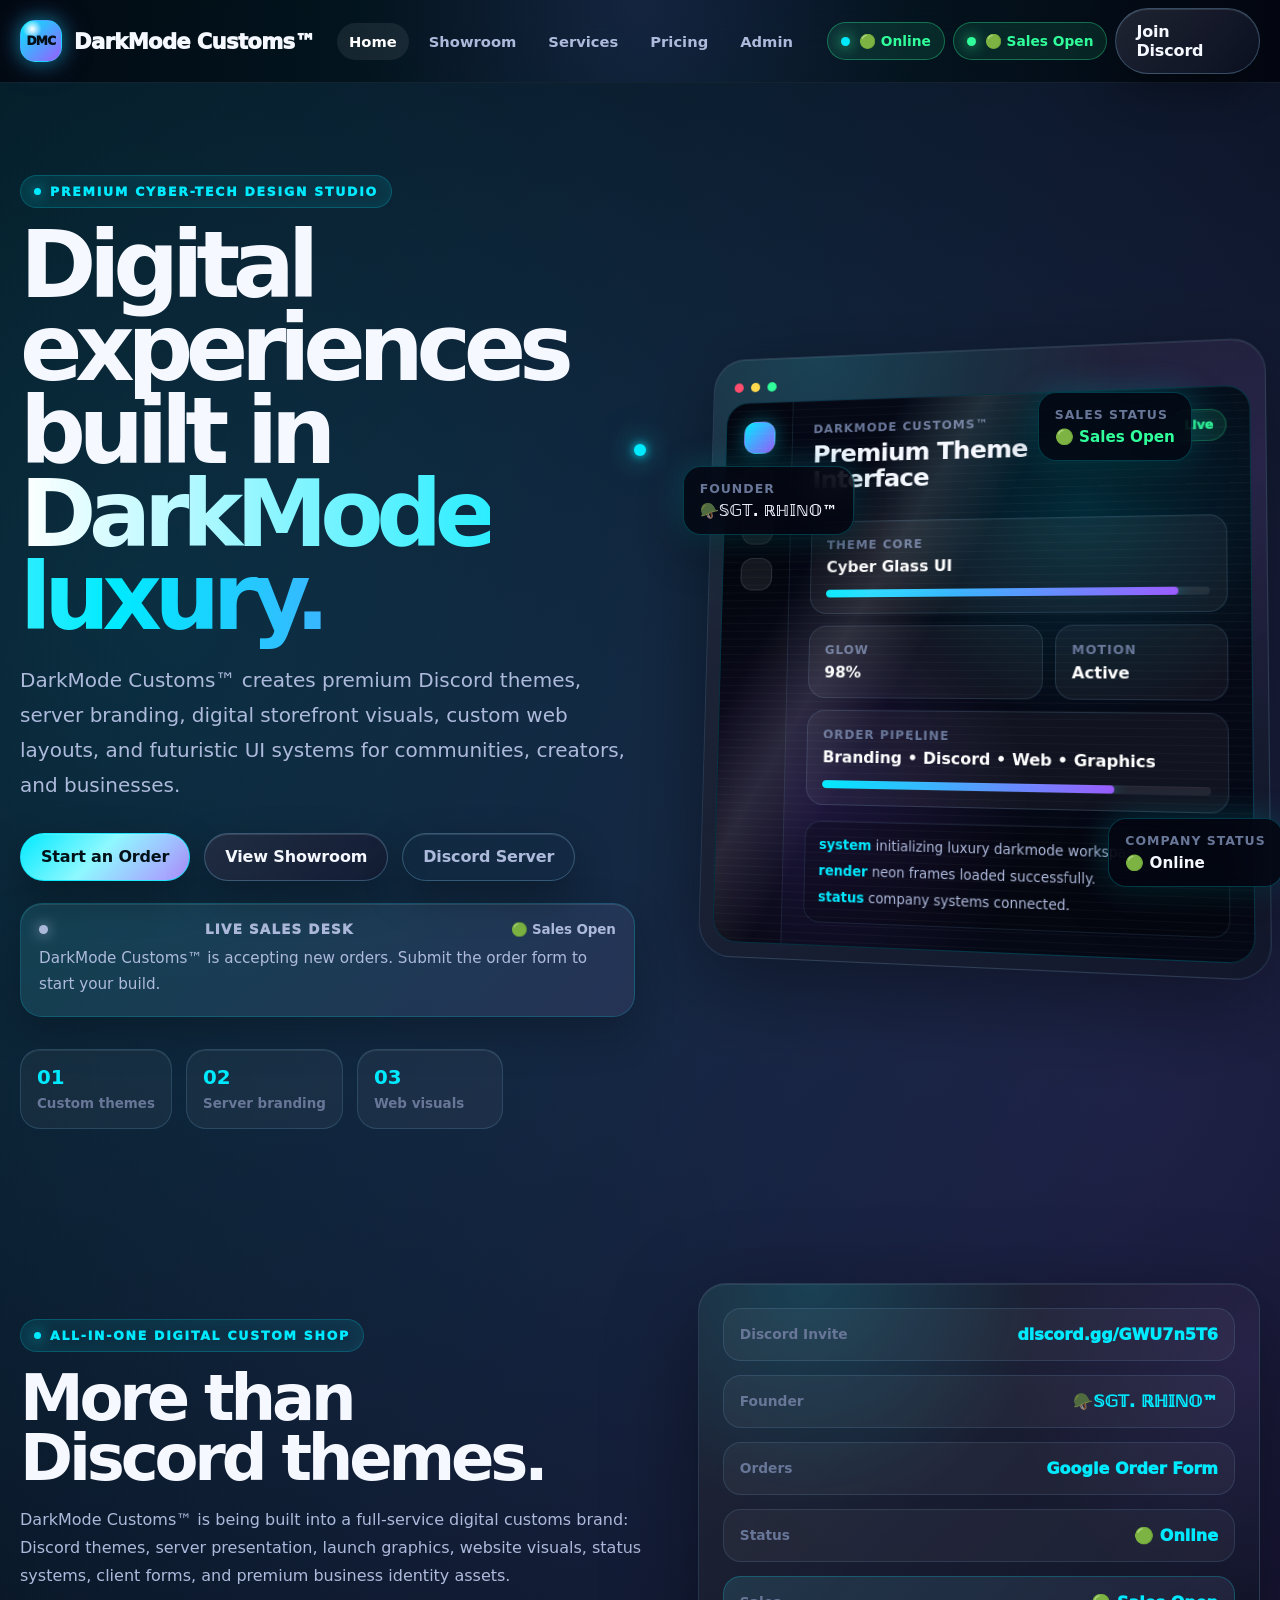
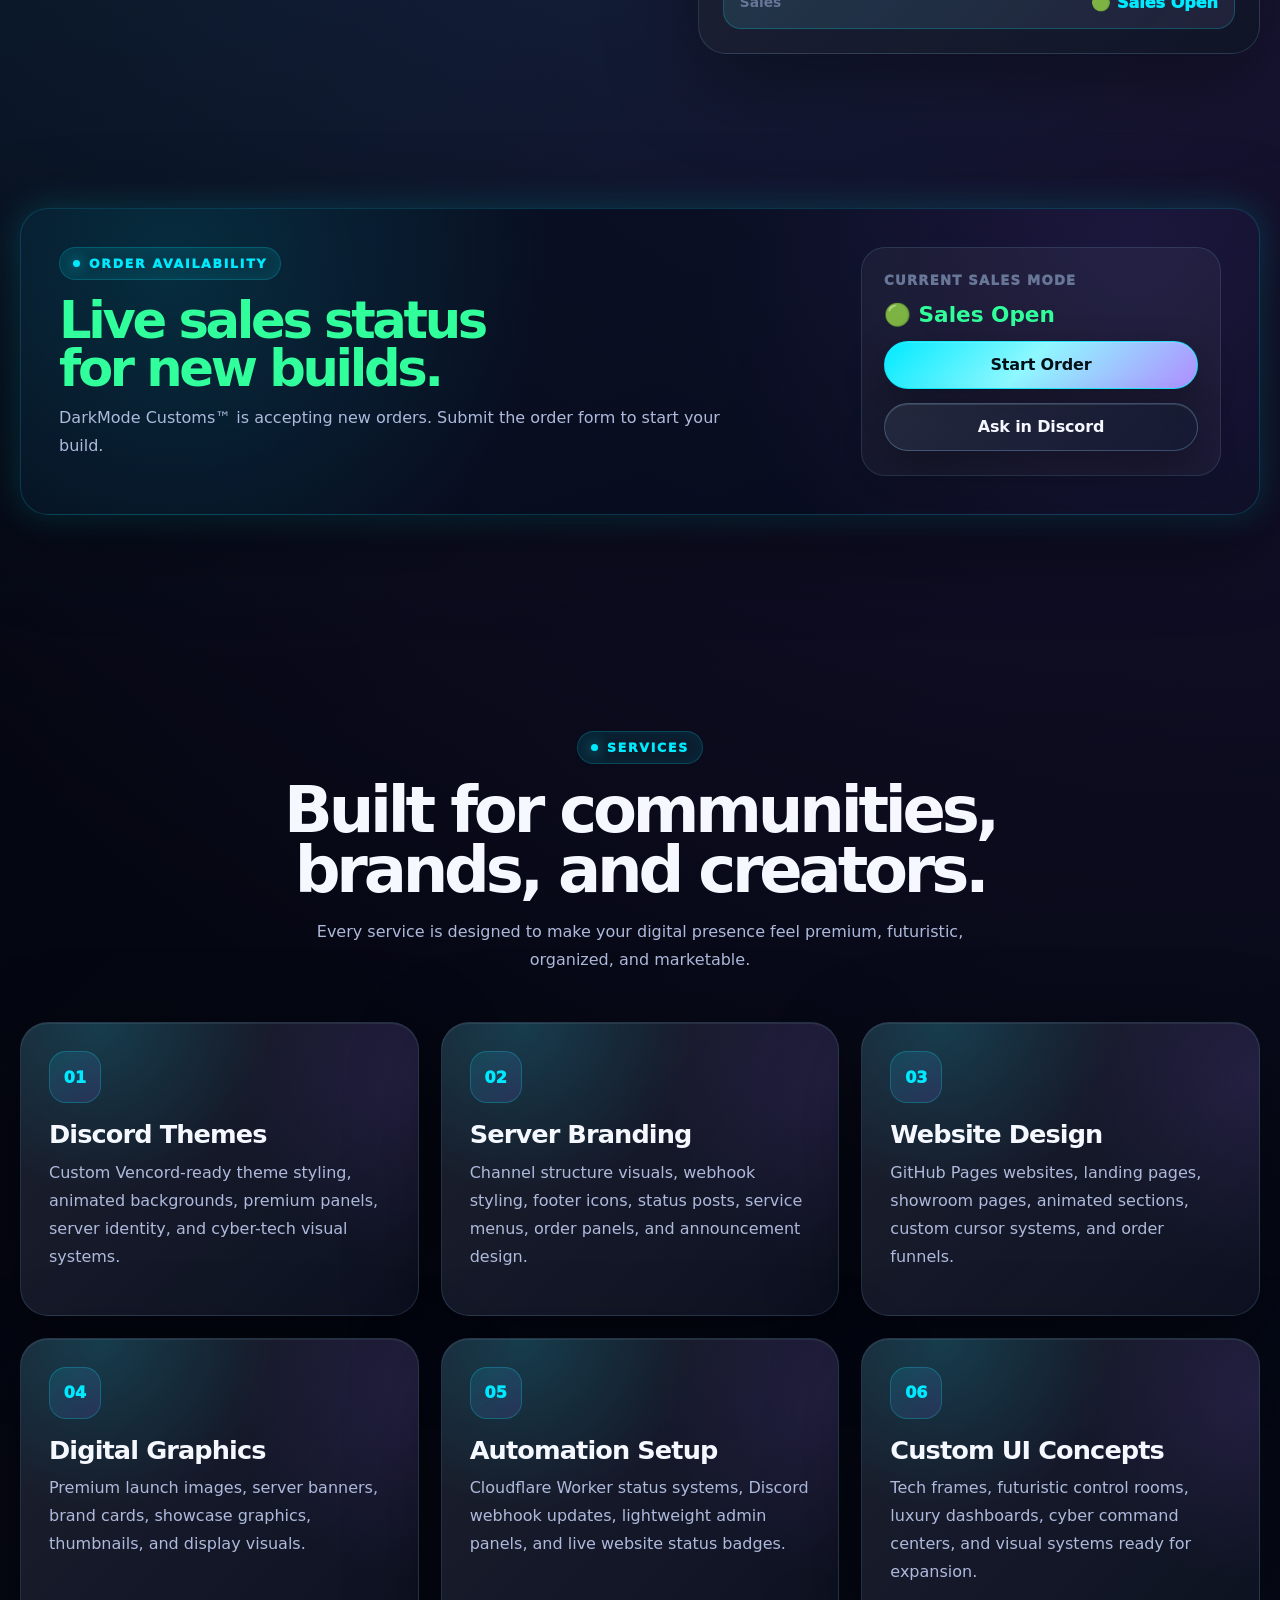
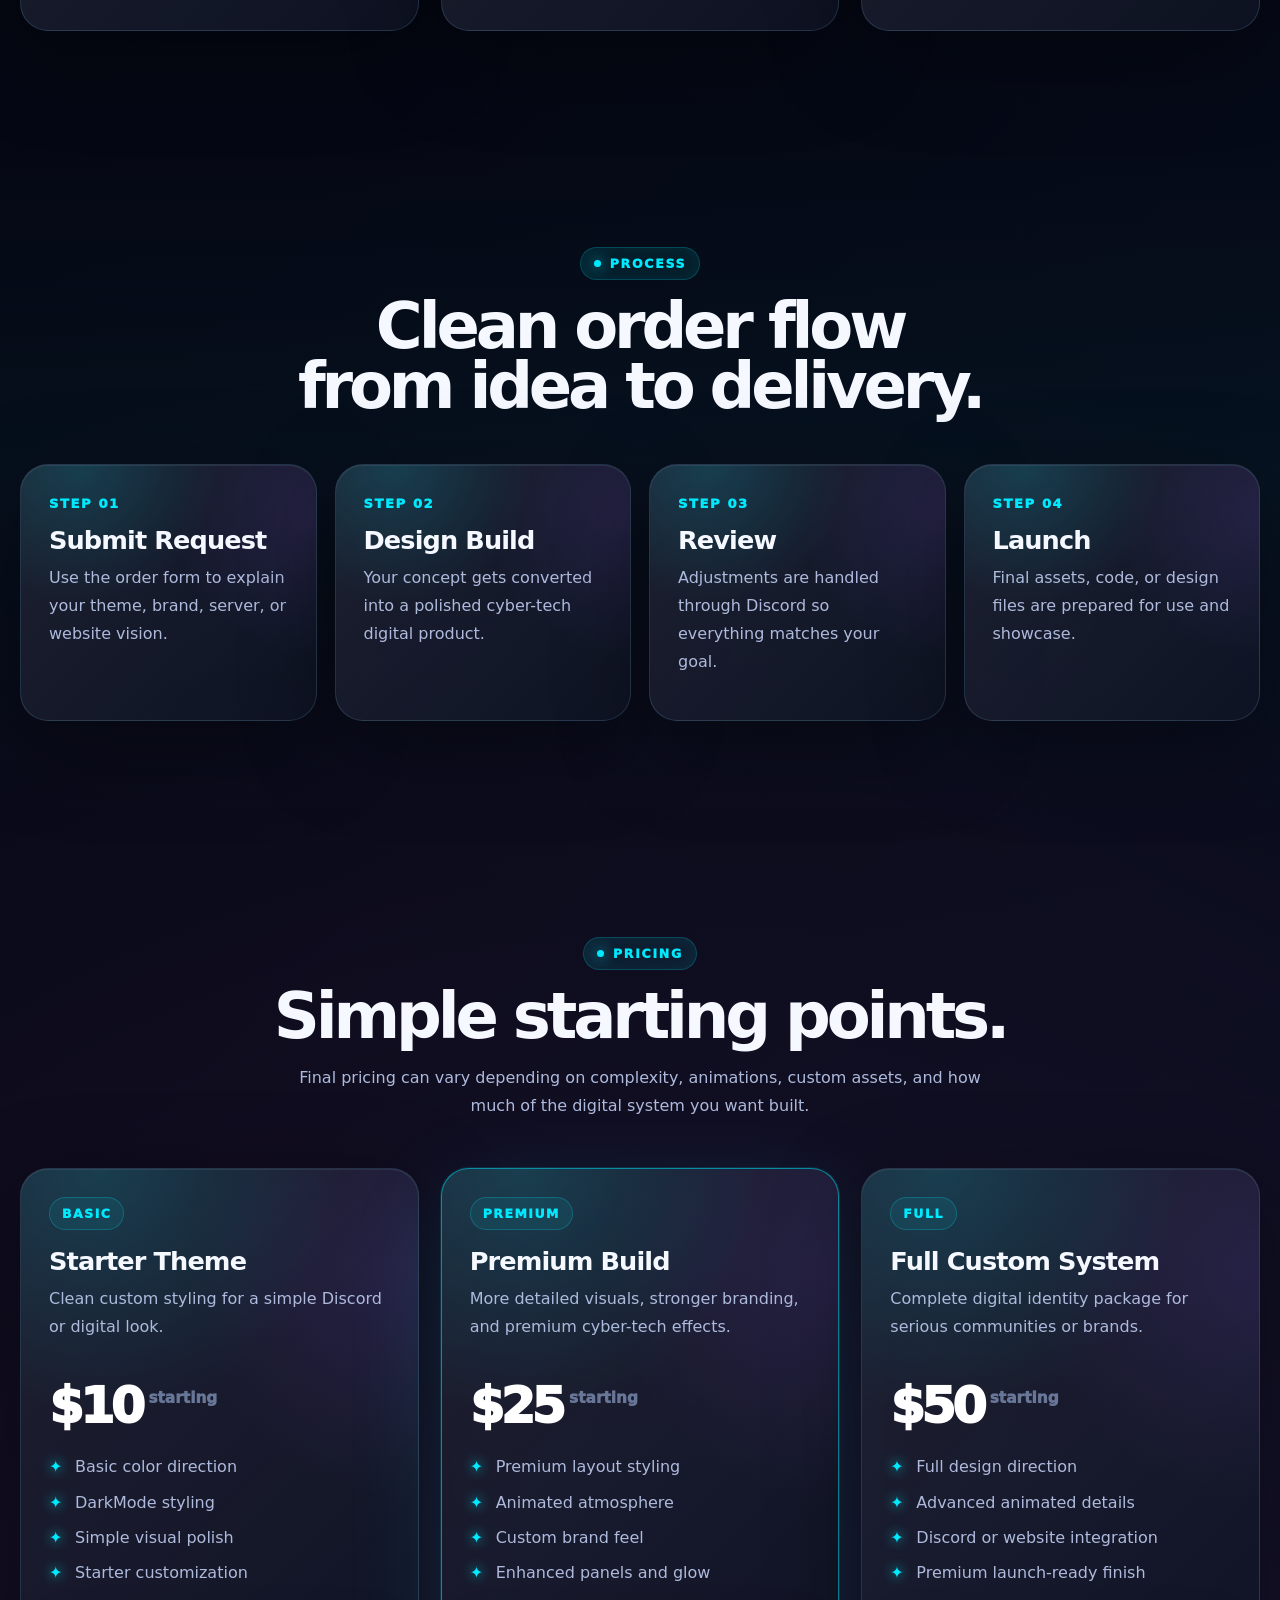
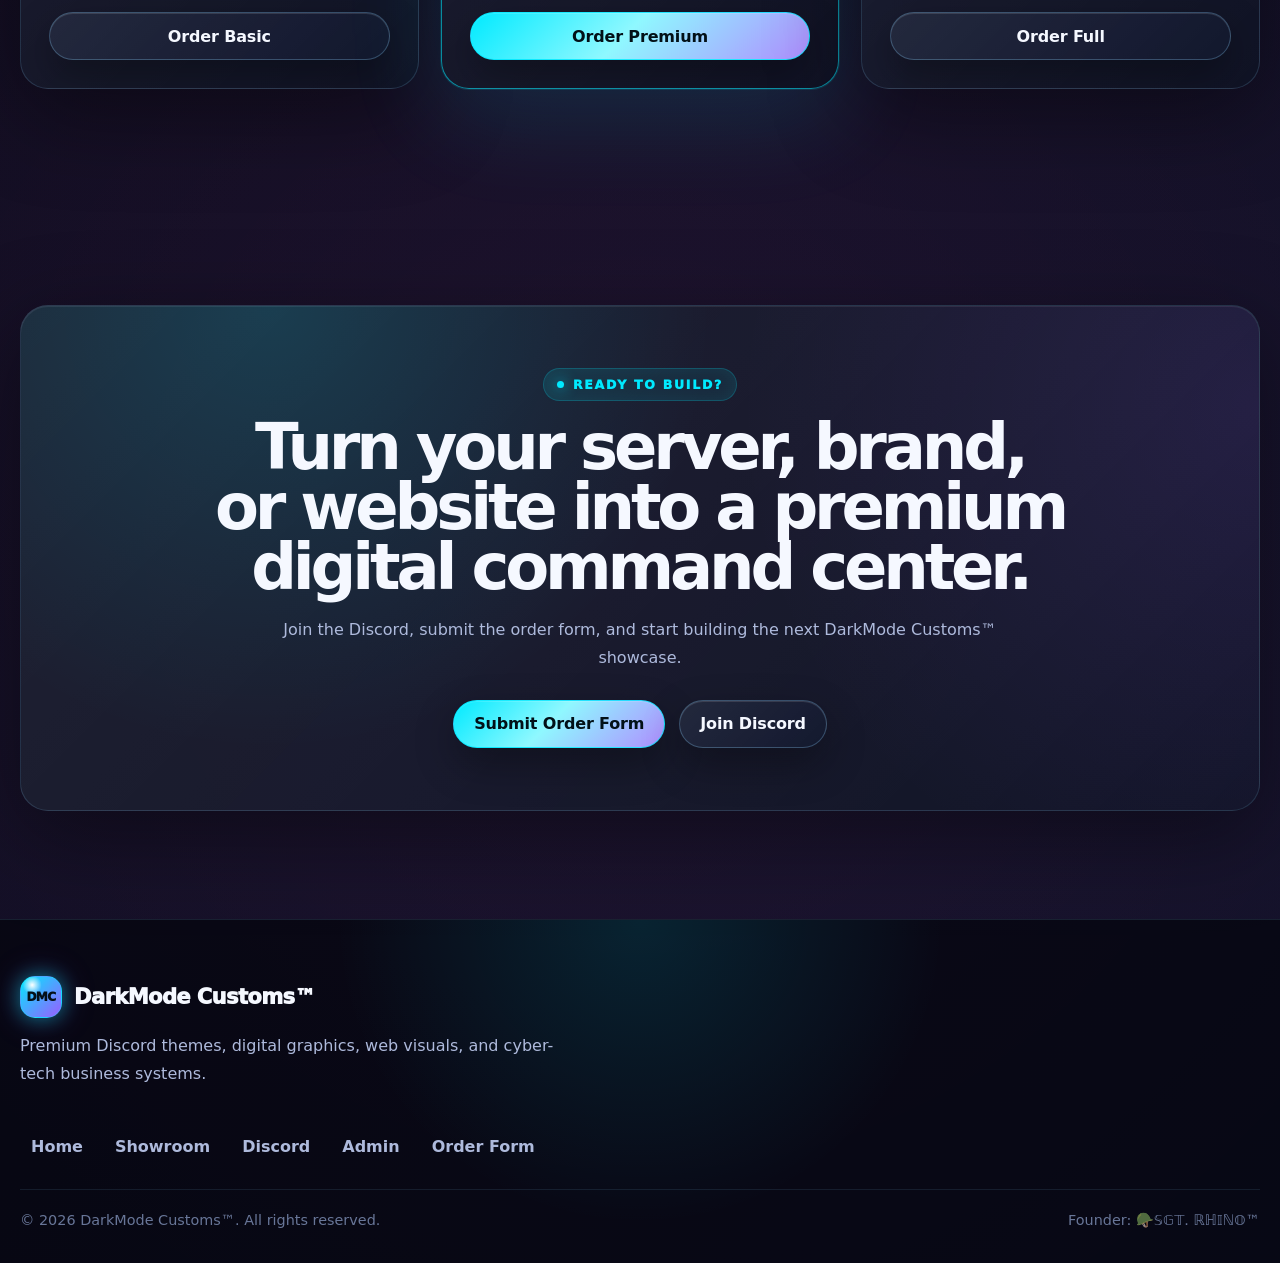
<file: index.html>
<!DOCTYPE html>
<html lang="en">
<head>
  <meta charset="UTF-8" />
  <meta name="viewport" content="width=device-width, initial-scale=1.0" />

  <title>DarkMode Customs™ | Premium Discord & Digital Design</title>
  <meta
    name="description"
    content="DarkMode Customs™ builds premium Discord themes, server branding, web visuals, and cyber-tech digital experiences."
  />

  <link rel="stylesheet" href="style.css" />
</head>

<body data-page="home">
  <div id="scrollProgress" class="scroll-progress"></div>
  <div id="cursorDot" class="cursor-dot"></div>

  <header class="site-header">
    <nav class="navbar">
      <div class="nav-inner">
        <a class="brand" href="index.html" aria-label="DarkMode Customs home">
          <span class="brand-mark">DMC</span>
          <span class="brand-text">DarkMode Customs™</span>
        </a>

        <button class="mobile-toggle" type="button" aria-label="Open navigation menu">
          <span></span>
          <span></span>
          <span></span>
        </button>

        <div class="desktop-nav">
          <a class="active" href="index.html">Home</a>
          <a href="showroom.html">Showroom</a>
          <a href="#services">Services</a>
          <a href="#pricing">Pricing</a>
          <a href="admin.html" target="_blank" rel="noopener" data-admin-window>Admin</a>
        </div>

        <div class="nav-right">
          <div id="globalStatus" class="status-pill" data-status="loading">
            <span class="status-light"></span>
            <span class="status-text">Checking Status</span>
          </div>

          <div id="globalSalesStatus" class="sales-pill" data-sales-status="loading">
            <span class="sales-light"></span>
            <span class="sales-text">Checking Sales</span>
          </div>

          <a class="nav-cta" href="https://discord.gg/GWU7n5T6" target="_blank" rel="noopener">
            Join Discord
          </a>
        </div>
      </div>

      <div class="mobile-menu">
        <a class="active" href="index.html">Home</a>
        <a href="showroom.html">Showroom</a>
        <a href="#services">Services</a>
        <a href="#pricing">Pricing</a>
        <a href="admin.html" target="_blank" rel="noopener" data-admin-window>Admin</a>
        <a href="https://discord.gg/GWU7n5T6" target="_blank" rel="noopener">Join Discord</a>
        <a href="https://docs.google.com/forms/d/e/1FAIpQLSe7OIuzuclQ9Q_zHsZw9GgKKNs7Zb8ArCqbbpkb4_dei38T-A/viewform" target="_blank" rel="noopener">Order Now</a>
      </div>
    </nav>
  </header>

  <main>
    <section class="hero home-hero">
      <div class="ambient ambient-one"></div>
      <div class="ambient ambient-two"></div>
      <div class="ambient ambient-three"></div>

      <div class="container hero-grid">
        <div class="hero-copy reveal">
          <div class="eyebrow">Premium Cyber-Tech Design Studio</div>

          <h1>
            Digital experiences built in
            <span>DarkMode luxury.</span>
          </h1>

          <p class="hero-lead">
            DarkMode Customs™ creates premium Discord themes, server branding,
            digital storefront visuals, custom web layouts, and futuristic UI systems
            for communities, creators, and businesses.
          </p>

          <div class="hero-actions">
            <a class="btn btn-primary" data-order-link href="https://docs.google.com/forms/d/e/1FAIpQLSe7OIuzuclQ9Q_zHsZw9GgKKNs7Zb8ArCqbbpkb4_dei38T-A/viewform" target="_blank" rel="noopener">
              Start an Order
            </a>
            <a class="btn btn-secondary" href="showroom.html">
              View Showroom
            </a>
            <a class="btn btn-ghost" href="https://discord.gg/GWU7n5T6" target="_blank" rel="noopener">
              Discord Server
            </a>
          </div>

          <div class="sales-banner" data-sales-status-display data-sales-status="loading">
            <div class="sales-banner-top">
              <span class="sales-pulse"></span>
              <span>Live Sales Desk</span>
              <strong id="homeSalesStatusText">Checking...</strong>
            </div>
            <p id="homeSalesMessage">Checking current order availability...</p>
          </div>

          <div class="hero-stats">
            <div class="stat">
              <strong>01</strong>
              <span>Custom themes</span>
            </div>
            <div class="stat">
              <strong>02</strong>
              <span>Server branding</span>
            </div>
            <div class="stat">
              <strong>03</strong>
              <span>Web visuals</span>
            </div>
          </div>
        </div>

        <div class="hero-visual reveal">
          <div class="orbital-ring"></div>

          <div class="monitor-frame">
            <div class="monitor-topbar">
              <span></span>
              <span></span>
              <span></span>
            </div>

            <div class="command-screen">
              <div class="command-sidebar">
                <div class="server-dot active"></div>
                <div class="server-dot"></div>
                <div class="server-dot"></div>
                <div class="server-dot"></div>
              </div>

              <div class="command-main">
                <div class="command-header">
                  <div>
                    <small>DarkMode Customs™</small>
                    <h3>Premium Theme Interface</h3>
                  </div>
                  <div class="mini-status online">Live</div>
                </div>

                <div class="hud-grid">
                  <div class="hud-card wide">
                    <span>Theme Core</span>
                    <strong>Cyber Glass UI</strong>
                    <div class="meter"><i style="width: 92%"></i></div>
                  </div>

                  <div class="hud-card">
                    <span>Glow</span>
                    <strong>98%</strong>
                  </div>

                  <div class="hud-card">
                    <span>Motion</span>
                    <strong>Active</strong>
                  </div>

                  <div class="hud-card wide">
                    <span>Order Pipeline</span>
                    <strong>Branding • Discord • Web • Graphics</strong>
                    <div class="meter"><i style="width: 76%"></i></div>
                  </div>
                </div>

                <div class="terminal-lines">
                  <p><b>system</b> initializing luxury darkmode workspace...</p>
                  <p><b>render</b> neon frames loaded successfully.</p>
                  <p><b>status</b> company systems connected.</p>
                </div>
              </div>
            </div>
          </div>

          <div class="floating-card card-one">
            <span>Founder</span>
            <strong>🪖𝕊𝔾𝕋. ℝℍ𝕀ℕ𝕆™</strong>
          </div>

          <div class="floating-card card-two">
            <span>Company Status</span>
            <strong id="heroStatusText">Checking...</strong>
          </div>

          <div class="floating-card card-three sales-card" data-sales-status-display data-sales-status="loading">
            <span>Sales Status</span>
            <strong id="heroSalesStatusText">Checking...</strong>
          </div>
        </div>
      </div>
    </section>

    <section class="section split-section">
      <div class="container split-grid">
        <div class="split-copy reveal">
          <div class="eyebrow">All-In-One Digital Custom Shop</div>
          <h2>More than Discord themes.</h2>
          <p>
            DarkMode Customs™ is being built into a full-service digital customs brand:
            Discord themes, server presentation, launch graphics, website visuals,
            status systems, client forms, and premium business identity assets.
          </p>
        </div>

        <div class="split-panel reveal">
          <div class="panel-line">
            <span>Discord Invite</span>
            <a href="https://discord.gg/GWU7n5T6" target="_blank" rel="noopener">discord.gg/GWU7n5T6</a>
          </div>
          <div class="panel-line">
            <span>Founder</span>
            <strong>🪖𝕊𝔾𝕋. ℝℍ𝕀ℕ𝕆™</strong>
          </div>
          <div class="panel-line">
            <span>Orders</span>
            <a href="https://docs.google.com/forms/d/e/1FAIpQLSe7OIuzuclQ9Q_zHsZw9GgKKNs7Zb8ArCqbbpkb4_dei38T-A/viewform" target="_blank" rel="noopener">Google Order Form</a>
          </div>
          <div class="panel-line">
            <span>Status</span>
            <strong id="panelStatusText">Checking...</strong>
          </div>
          <div class="panel-line sales-panel-line" data-sales-status-display data-sales-status="loading">
            <span>Sales</span>
            <strong id="panelSalesStatusText">Checking...</strong>
          </div>
        </div>
      </div>
    </section>

    <section id="sales" class="section sales-section">
      <div class="container">
        <div class="sales-desk reveal" data-sales-status-display data-sales-status="loading">
          <div class="sales-desk-copy">
            <div class="eyebrow">Order Availability</div>
            <h2>Live sales status for new builds.</h2>
            <p id="salesDeskMessage">Checking current order availability...</p>
          </div>

          <div class="sales-desk-panel">
            <span>Current Sales Mode</span>
            <strong id="salesDeskStatusText">Checking...</strong>
            <a class="btn btn-primary" data-order-link href="https://docs.google.com/forms/d/e/1FAIpQLSe7OIuzuclQ9Q_zHsZw9GgKKNs7Zb8ArCqbbpkb4_dei38T-A/viewform" target="_blank" rel="noopener">
              Start Order
            </a>
            <a class="btn btn-secondary" href="https://discord.gg/GWU7n5T6" target="_blank" rel="noopener">
              Ask in Discord
            </a>
          </div>
        </div>
      </div>
    </section>

    <section id="services" class="section">
      <div class="container">
        <div class="section-header reveal">
          <div class="eyebrow">Services</div>
          <h2>Built for communities, brands, and creators.</h2>
          <p>
            Every service is designed to make your digital presence feel premium,
            futuristic, organized, and marketable.
          </p>
        </div>

        <div class="services-grid">
          <article class="service-card reveal">
            <div class="service-icon">01</div>
            <h3>Discord Themes</h3>
            <p>
              Custom Vencord-ready theme styling, animated backgrounds,
              premium panels, server identity, and cyber-tech visual systems.
            </p>
          </article>

          <article class="service-card reveal">
            <div class="service-icon">02</div>
            <h3>Server Branding</h3>
            <p>
              Channel structure visuals, webhook styling, footer icons,
              status posts, service menus, order panels, and announcement design.
            </p>
          </article>

          <article class="service-card reveal">
            <div class="service-icon">03</div>
            <h3>Website Design</h3>
            <p>
              GitHub Pages websites, landing pages, showroom pages,
              animated sections, custom cursor systems, and order funnels.
            </p>
          </article>

          <article class="service-card reveal">
            <div class="service-icon">04</div>
            <h3>Digital Graphics</h3>
            <p>
              Premium launch images, server banners, brand cards,
              showcase graphics, thumbnails, and display visuals.
            </p>
          </article>

          <article class="service-card reveal">
            <div class="service-icon">05</div>
            <h3>Automation Setup</h3>
            <p>
              Cloudflare Worker status systems, Discord webhook updates,
              lightweight admin panels, and live website status badges.
            </p>
          </article>

          <article class="service-card reveal">
            <div class="service-icon">06</div>
            <h3>Custom UI Concepts</h3>
            <p>
              Tech frames, futuristic control rooms, luxury dashboards,
              cyber command centers, and visual systems ready for expansion.
            </p>
          </article>
        </div>
      </div>
    </section>

    <section class="section process-section">
      <div class="container">
        <div class="section-header reveal">
          <div class="eyebrow">Process</div>
          <h2>Clean order flow from idea to delivery.</h2>
        </div>

        <div class="process-grid">
          <div class="process-step reveal">
            <span>Step 01</span>
            <h3>Submit Request</h3>
            <p>Use the order form to explain your theme, brand, server, or website vision.</p>
          </div>

          <div class="process-step reveal">
            <span>Step 02</span>
            <h3>Design Build</h3>
            <p>Your concept gets converted into a polished cyber-tech digital product.</p>
          </div>

          <div class="process-step reveal">
            <span>Step 03</span>
            <h3>Review</h3>
            <p>Adjustments are handled through Discord so everything matches your goal.</p>
          </div>

          <div class="process-step reveal">
            <span>Step 04</span>
            <h3>Launch</h3>
            <p>Final assets, code, or design files are prepared for use and showcase.</p>
          </div>
        </div>
      </div>
    </section>

    <section id="pricing" class="section">
      <div class="container">
        <div class="section-header reveal">
          <div class="eyebrow">Pricing</div>
          <h2>Simple starting points.</h2>
          <p>
            Final pricing can vary depending on complexity, animations, custom assets,
            and how much of the digital system you want built.
          </p>
        </div>

        <div class="pricing-grid">
          <article class="price-card reveal">
            <div class="price-badge">Basic</div>
            <h3>Starter Theme</h3>
            <p>Clean custom styling for a simple Discord or digital look.</p>

            <div class="price">$10<span> starting</span></div>

            <ul>
              <li>Basic color direction</li>
              <li>DarkMode styling</li>
              <li>Simple visual polish</li>
              <li>Starter customization</li>
            </ul>

            <a class="btn btn-secondary" data-order-link href="https://docs.google.com/forms/d/e/1FAIpQLSe7OIuzuclQ9Q_zHsZw9GgKKNs7Zb8ArCqbbpkb4_dei38T-A/viewform" target="_blank" rel="noopener">
              Order Basic
            </a>
          </article>

          <article class="price-card featured reveal">
            <div class="price-badge">Premium</div>
            <h3>Premium Build</h3>
            <p>More detailed visuals, stronger branding, and premium cyber-tech effects.</p>

            <div class="price">$25<span> starting</span></div>

            <ul>
              <li>Premium layout styling</li>
              <li>Animated atmosphere</li>
              <li>Custom brand feel</li>
              <li>Enhanced panels and glow</li>
            </ul>

            <a class="btn btn-primary" data-order-link href="https://docs.google.com/forms/d/e/1FAIpQLSe7OIuzuclQ9Q_zHsZw9GgKKNs7Zb8ArCqbbpkb4_dei38T-A/viewform" target="_blank" rel="noopener">
              Order Premium
            </a>
          </article>

          <article class="price-card reveal">
            <div class="price-badge">Full</div>
            <h3>Full Custom System</h3>
            <p>Complete digital identity package for serious communities or brands.</p>

            <div class="price">$50<span> starting</span></div>

            <ul>
              <li>Full design direction</li>
              <li>Advanced animated details</li>
              <li>Discord or website integration</li>
              <li>Premium launch-ready finish</li>
            </ul>

            <a class="btn btn-secondary" data-order-link href="https://docs.google.com/forms/d/e/1FAIpQLSe7OIuzuclQ9Q_zHsZw9GgKKNs7Zb8ArCqbbpkb4_dei38T-A/viewform" target="_blank" rel="noopener">
              Order Full
            </a>
          </article>
        </div>
      </div>
    </section>

    <section class="section cta-section">
      <div class="container">
        <div class="cta-panel reveal">
          <div class="eyebrow">Ready to Build?</div>
          <h2>Turn your server, brand, or website into a premium digital command center.</h2>
          <p>
            Join the Discord, submit the order form, and start building the next
            DarkMode Customs™ showcase.
          </p>

          <div class="hero-actions center">
            <a class="btn btn-primary" data-order-link href="https://docs.google.com/forms/d/e/1FAIpQLSe7OIuzuclQ9Q_zHsZw9GgKKNs7Zb8ArCqbbpkb4_dei38T-A/viewform" target="_blank" rel="noopener">
              Submit Order Form
            </a>
            <a class="btn btn-secondary" href="https://discord.gg/GWU7n5T6" target="_blank" rel="noopener">
              Join Discord
            </a>
          </div>
        </div>
      </div>
    </section>
  </main>

  <footer class="footer">
    <div class="container footer-inner">
      <div>
        <a class="brand footer-brand" href="index.html">
          <span class="brand-mark">DMC</span>
          <span class="brand-text">DarkMode Customs™</span>
        </a>
        <p>
          Premium Discord themes, digital graphics, web visuals, and cyber-tech
          business systems.
        </p>
      </div>

      <div class="footer-links">
        <a href="index.html">Home</a>
        <a href="showroom.html">Showroom</a>
        <a href="https://discord.gg/GWU7n5T6" target="_blank" rel="noopener">Discord</a>
        <a href="admin.html" target="_blank" rel="noopener" data-admin-window>Admin</a>
        <a href="https://docs.google.com/forms/d/e/1FAIpQLSe7OIuzuclQ9Q_zHsZw9GgKKNs7Zb8ArCqbbpkb4_dei38T-A/viewform" target="_blank" rel="noopener">Order Form</a>
      </div>

      <div class="footer-bottom">
        <span>© <span id="year"></span> DarkMode Customs™. All rights reserved.</span>
        <span>Founder: 🪖𝕊𝔾𝕋. ℝℍ𝕀ℕ𝕆™</span>
      </div>
    </div>
  </footer>

  <script src="script.js"></script>
</body>
</html>
</file>
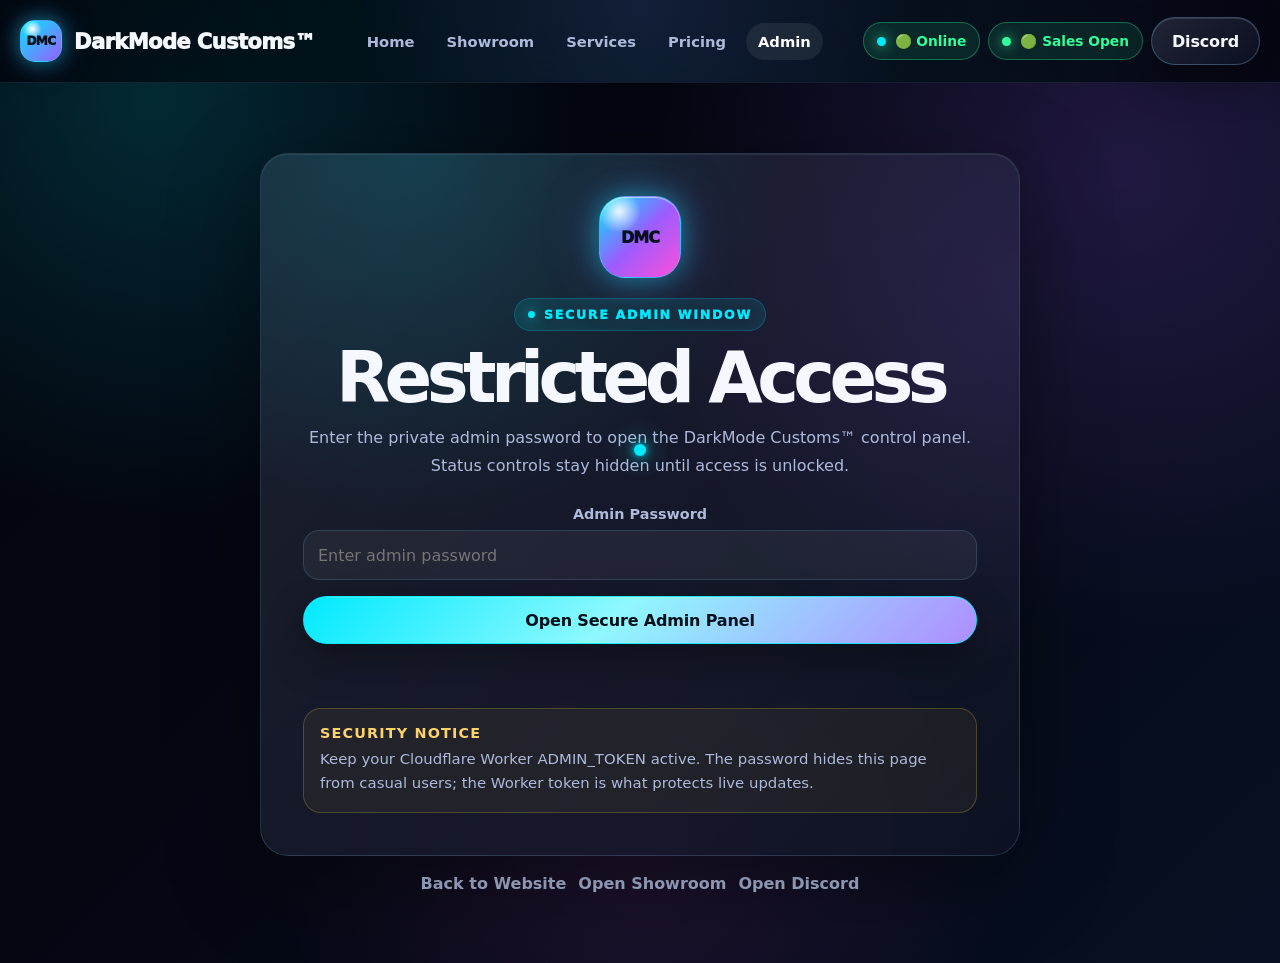
<file: admin.html>
<!DOCTYPE html>
<html lang="en">
<head>
  <meta charset="UTF-8" />
  <meta name="viewport" content="width=device-width, initial-scale=1.0" />

  <title>Secure Admin Access | DarkMode Customs™</title>
  <meta
    name="description"
    content="Secure DarkMode Customs™ admin access portal."
  />

  <link rel="stylesheet" href="style.css" />
</head>

<body data-page="admin">
  <div id="scrollProgress" class="scroll-progress"></div>
  <div id="cursorDot" class="cursor-dot"></div>

  <header class="site-header">
    <nav class="navbar">
      <div class="nav-inner">
        <a class="brand" href="index.html" aria-label="DarkMode Customs home">
          <span class="brand-mark">DMC</span>
          <span class="brand-text">DarkMode Customs™</span>
        </a>

        <button class="mobile-toggle" type="button" aria-label="Open navigation menu">
          <span></span>
          <span></span>
          <span></span>
        </button>

        <div class="desktop-nav">
          <a href="index.html">Home</a>
          <a href="showroom.html">Showroom</a>
          <a href="index.html#services">Services</a>
          <a href="index.html#pricing">Pricing</a>
          <a class="active" href="admin.html">Admin</a>
        </div>

        <div class="nav-right">
          <div id="globalStatus" class="status-pill" data-status="loading">
            <span class="status-light"></span>
            <span class="status-text">Checking Status</span>
          </div>

          <div id="globalSalesStatus" class="sales-pill" data-sales-status="loading">
            <span class="sales-light"></span>
            <span class="sales-text">Checking Sales</span>
          </div>

          <a class="nav-cta" href="https://discord.gg/GWU7n5T6" target="_blank" rel="noopener">
            Discord
          </a>
        </div>
      </div>

      <div class="mobile-menu">
        <a href="index.html">Home</a>
        <a href="showroom.html">Showroom</a>
        <a href="index.html#services">Services</a>
        <a href="index.html#pricing">Pricing</a>
        <a class="active" href="admin.html">Admin</a>
        <a href="https://discord.gg/GWU7n5T6" target="_blank" rel="noopener">Join Discord</a>
      </div>
    </nav>
  </header>

  <main class="admin-main">
    <section class="admin-section">
      <div class="ambient ambient-one"></div>
      <div class="ambient ambient-two"></div>

      <div id="adminGate" class="admin-shell reveal">
        <div class="admin-card admin-lock-card">
          <div class="admin-lock-mark">DMC</div>
          <div class="admin-header center-text">
            <div class="eyebrow">Secure Admin Window</div>
            <h1>Restricted Access</h1>
            <p>
              Enter the private admin password to open the DarkMode Customs™ control panel.
              Status controls stay hidden until access is unlocked.
            </p>
          </div>

          <form id="adminGateForm" class="admin-lock-form" autocomplete="off">
            <div class="field">
              <label for="adminGatePassword">Admin Password</label>
              <input
                id="adminGatePassword"
                name="adminGatePassword"
                type="password"
                placeholder="Enter admin password"
                autocomplete="off"
                required
              />
            </div>

            <button class="btn btn-primary full" type="submit">
              Open Secure Admin Panel
            </button>

            <div id="adminGateMessage" class="admin-message admin-lock-message" role="status"></div>
          </form>

          <div class="security-note">
            <strong>Security Notice</strong>
            <span>
              Keep your Cloudflare Worker ADMIN_TOKEN active. The password hides this page from casual users;
              the Worker token is what protects live updates.
            </span>
          </div>
        </div>

        <div class="admin-links">
          <a href="index.html">Back to Website</a>
          <a href="showroom.html">Open Showroom</a>
          <a href="https://discord.gg/GWU7n5T6" target="_blank" rel="noopener">Open Discord</a>
        </div>
      </div>

      <div id="adminSecureMount" class="admin-secure-mount" hidden></div>
    </section>
  </main>

  <script src="script.js"></script>
</body>
</html>
</file>
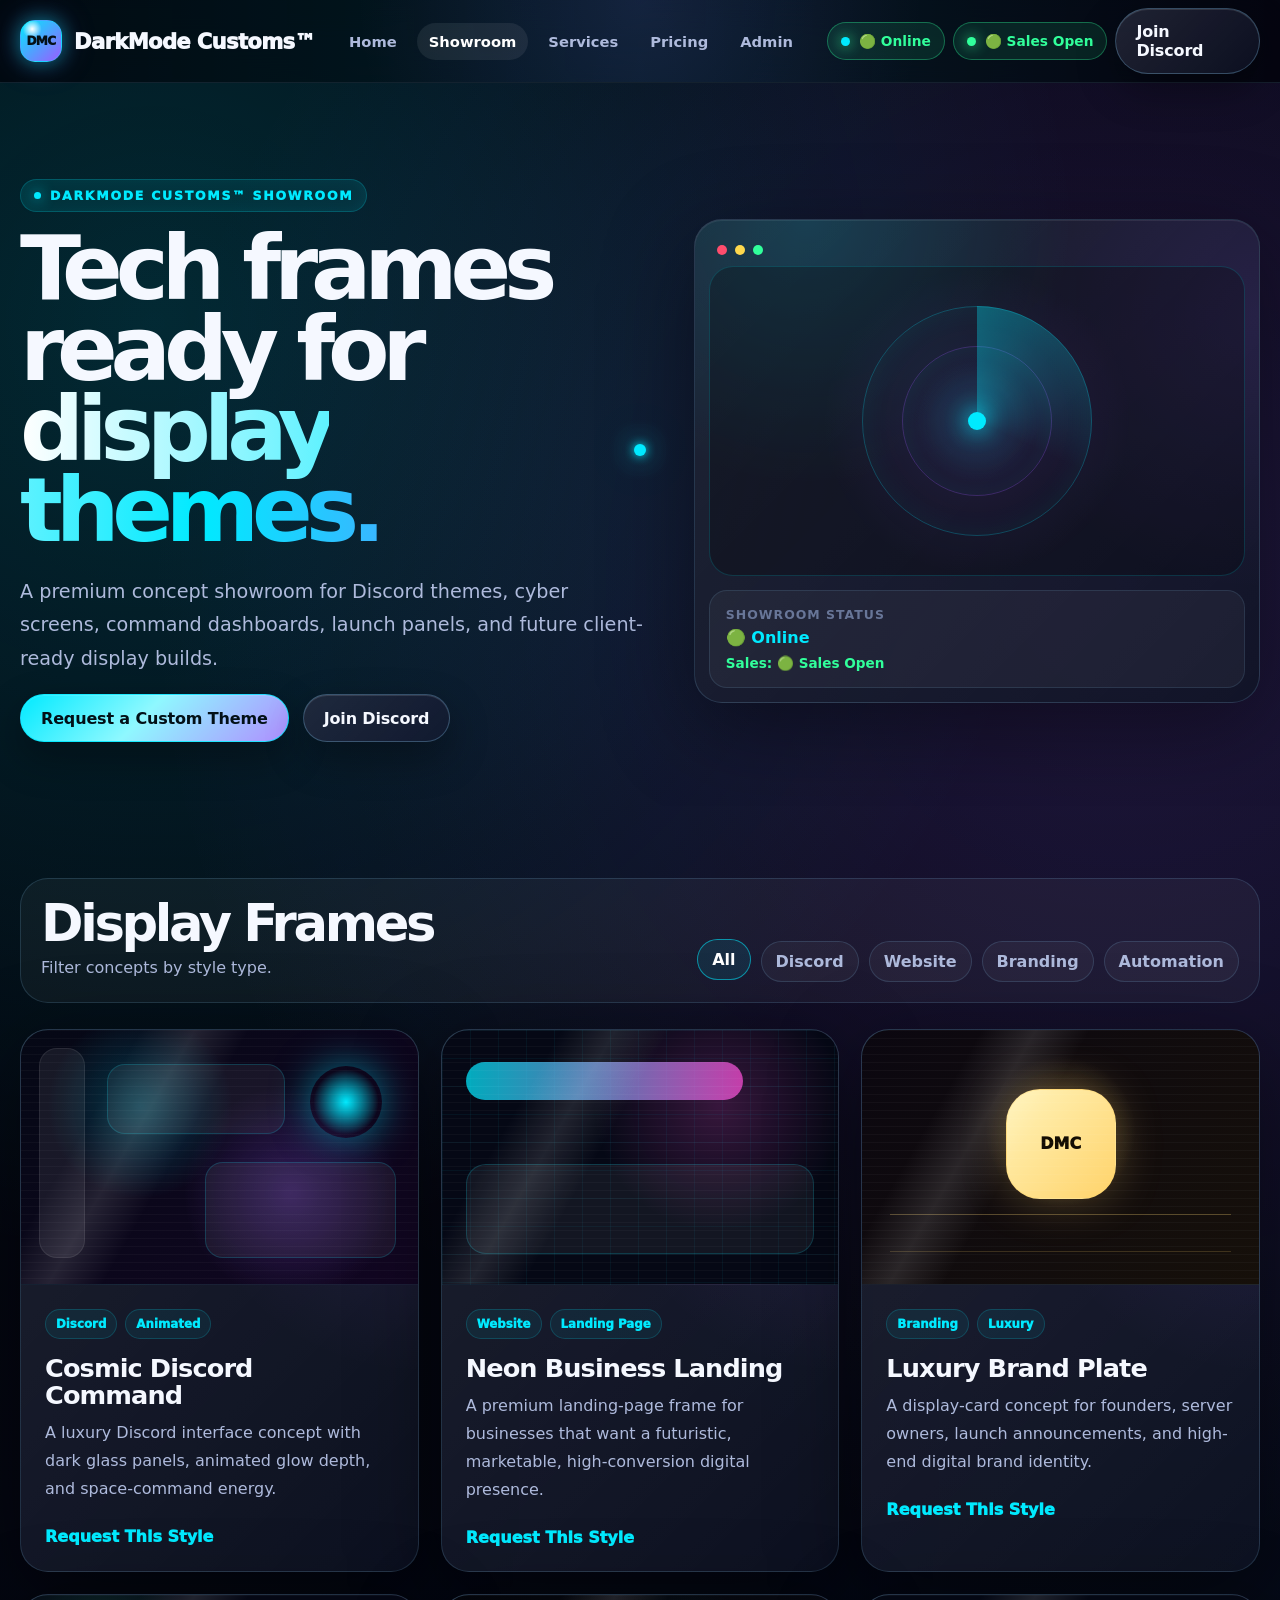
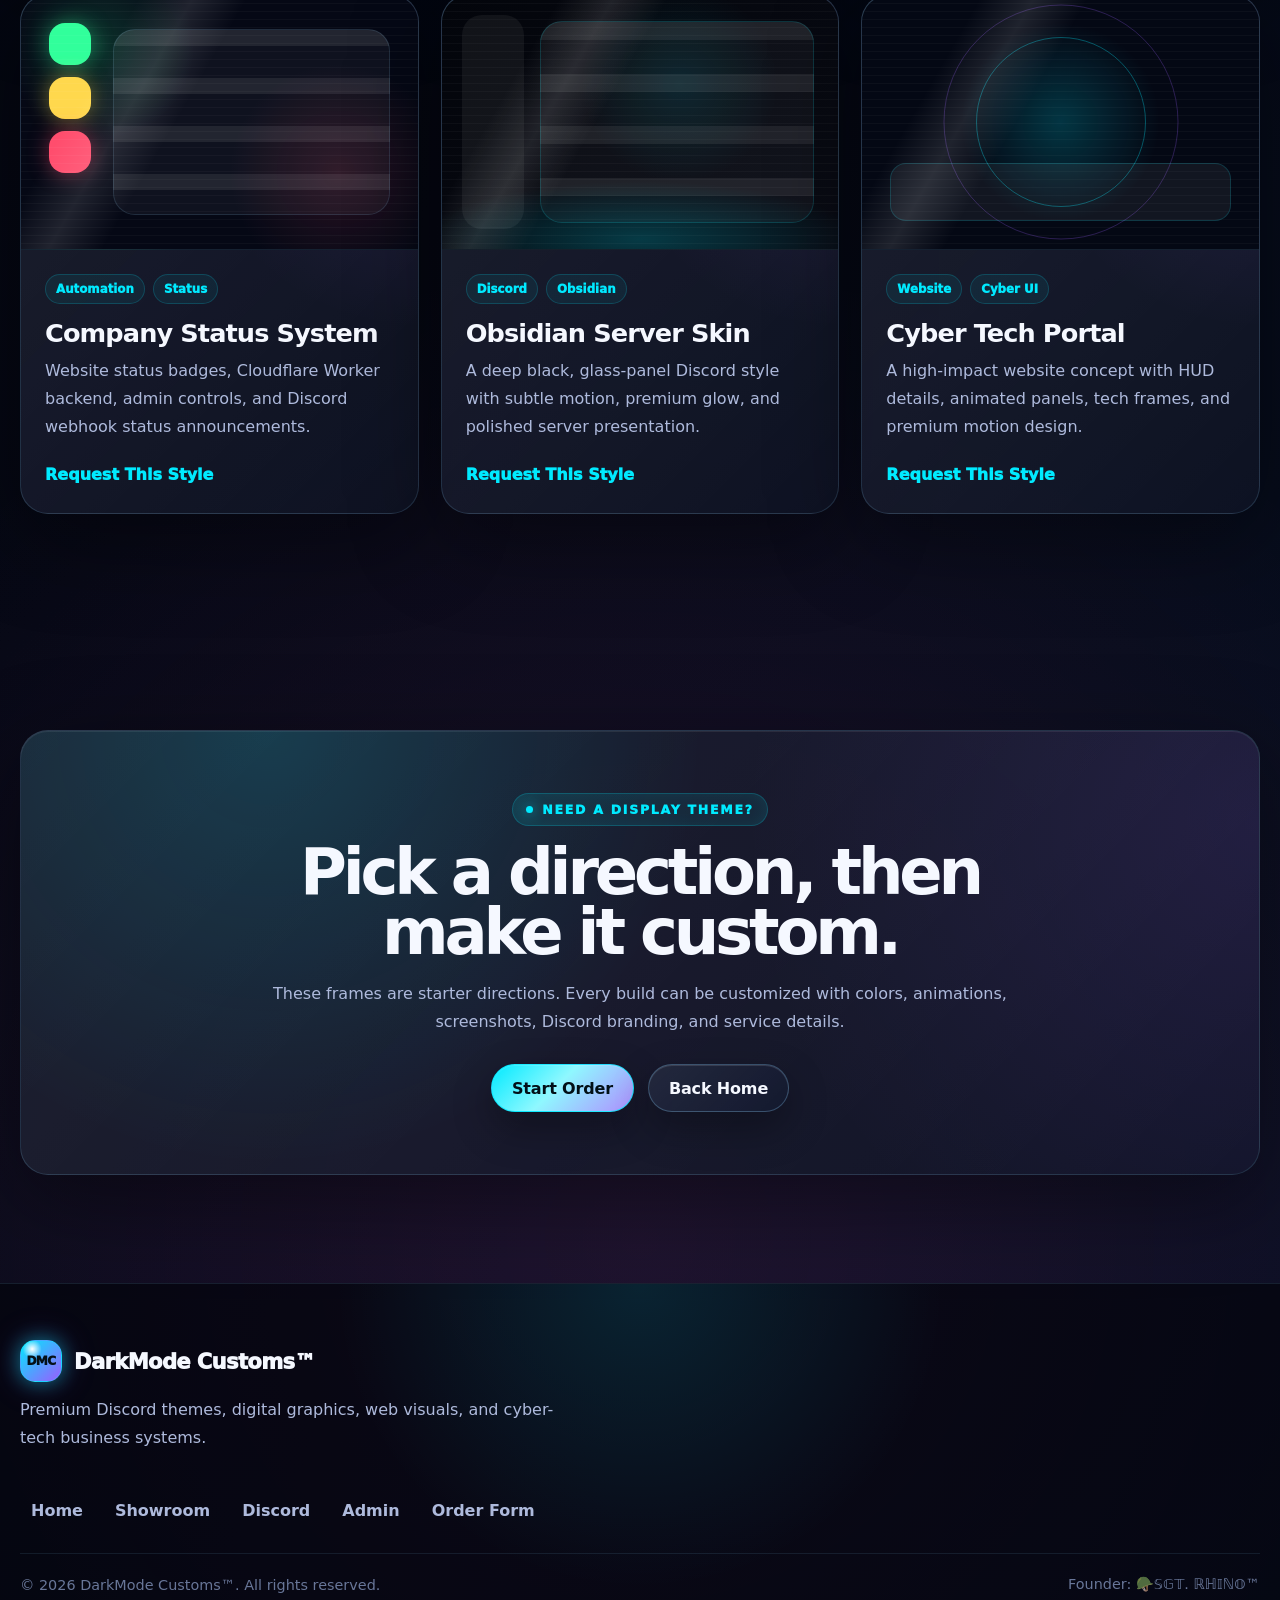
<file: showroom.html>
<!DOCTYPE html>
<html lang="en">
<head>
  <meta charset="UTF-8" />
  <meta name="viewport" content="width=device-width, initial-scale=1.0" />

  <title>Showroom | DarkMode Customs™</title>
  <meta
    name="description"
    content="Explore premium tech frames and display concepts from DarkMode Customs™."
  />

  <link rel="stylesheet" href="style.css" />
</head>

<body data-page="showroom">
  <div id="scrollProgress" class="scroll-progress"></div>
  <div id="cursorDot" class="cursor-dot"></div>

  <header class="site-header">
    <nav class="navbar">
      <div class="nav-inner">
        <a class="brand" href="index.html" aria-label="DarkMode Customs home">
          <span class="brand-mark">DMC</span>
          <span class="brand-text">DarkMode Customs™</span>
        </a>

        <button class="mobile-toggle" type="button" aria-label="Open navigation menu">
          <span></span>
          <span></span>
          <span></span>
        </button>

        <div class="desktop-nav">
          <a href="index.html">Home</a>
          <a class="active" href="showroom.html">Showroom</a>
          <a href="index.html#services">Services</a>
          <a href="index.html#pricing">Pricing</a>
          <a href="admin.html" target="_blank" rel="noopener" data-admin-window>Admin</a>
        </div>

        <div class="nav-right">
          <div id="globalStatus" class="status-pill" data-status="loading">
            <span class="status-light"></span>
            <span class="status-text">Checking Status</span>
          </div>

          <div id="globalSalesStatus" class="sales-pill" data-sales-status="loading">
            <span class="sales-light"></span>
            <span class="sales-text">Checking Sales</span>
          </div>

          <a class="nav-cta" href="https://discord.gg/GWU7n5T6" target="_blank" rel="noopener">
            Join Discord
          </a>
        </div>
      </div>

      <div class="mobile-menu">
        <a href="index.html">Home</a>
        <a class="active" href="showroom.html">Showroom</a>
        <a href="index.html#services">Services</a>
        <a href="index.html#pricing">Pricing</a>
        <a href="admin.html" target="_blank" rel="noopener" data-admin-window>Admin</a>
        <a href="https://discord.gg/GWU7n5T6" target="_blank" rel="noopener">Join Discord</a>
        <a href="https://docs.google.com/forms/d/e/1FAIpQLSe7OIuzuclQ9Q_zHsZw9GgKKNs7Zb8ArCqbbpkb4_dei38T-A/viewform" target="_blank" rel="noopener">Order Now</a>
      </div>
    </nav>
  </header>

  <main>
    <section class="showroom-hero">
      <div class="ambient ambient-one"></div>
      <div class="ambient ambient-two"></div>

      <div class="container showroom-hero-grid">
        <div class="showroom-hero-copy reveal">
          <div class="eyebrow">DarkMode Customs™ Showroom</div>
          <h1>
            Tech frames ready for
            <span>display themes.</span>
          </h1>
          <p>
            A premium concept showroom for Discord themes, cyber screens,
            command dashboards, launch panels, and future client-ready display builds.
          </p>

          <div class="hero-actions">
            <a class="btn btn-primary" data-order-link href="https://docs.google.com/forms/d/e/1FAIpQLSe7OIuzuclQ9Q_zHsZw9GgKKNs7Zb8ArCqbbpkb4_dei38T-A/viewform" target="_blank" rel="noopener">
              Request a Custom Theme
            </a>
            <a class="btn btn-secondary" href="https://discord.gg/GWU7n5T6" target="_blank" rel="noopener">
              Join Discord
            </a>
          </div>
        </div>

        <div class="showroom-command reveal">
          <div class="command-top">
            <span></span>
            <span></span>
            <span></span>
          </div>

          <div class="showroom-radar">
            <div class="radar-ring"></div>
            <div class="radar-ring second"></div>
            <div class="radar-sweep"></div>
            <div class="radar-core"></div>
          </div>

          <div class="showroom-command-text">
            <small>Showroom Status</small>
            <strong id="showroomStatusText">Checking...</strong>
            <span class="showroom-sales-line" data-sales-status-display data-sales-status="loading">
              Sales: <b id="showroomSalesStatusText">Checking...</b>
            </span>
          </div>
        </div>
      </div>
    </section>

    <section class="section showroom-section">
      <div class="container">
        <div class="showroom-toolbar reveal">
          <div>
            <h2>Display Frames</h2>
            <p>Filter concepts by style type.</p>
          </div>

          <div class="showroom-filters">
            <button class="filter-btn active" type="button" data-filter="all">All</button>
            <button class="filter-btn" type="button" data-filter="discord">Discord</button>
            <button class="filter-btn" type="button" data-filter="website">Website</button>
            <button class="filter-btn" type="button" data-filter="branding">Branding</button>
            <button class="filter-btn" type="button" data-filter="automation">Automation</button>
          </div>
        </div>

        <div class="showroom-grid">
          <article class="showroom-card reveal" data-category="discord">
            <div class="preview-screen cosmic">
              <div class="screen-bars"></div>
              <div class="screen-panel left"></div>
              <div class="screen-panel right"></div>
              <div class="screen-orb"></div>
            </div>
            <div class="showroom-content">
              <div class="tag-row">
                <span>Discord</span>
                <span>Animated</span>
              </div>
              <h3>Cosmic Discord Command</h3>
              <p>
                A luxury Discord interface concept with dark glass panels,
                animated glow depth, and space-command energy.
              </p>
              <a data-order-link href="https://docs.google.com/forms/d/e/1FAIpQLSe7OIuzuclQ9Q_zHsZw9GgKKNs7Zb8ArCqbbpkb4_dei38T-A/viewform" target="_blank" rel="noopener">
                Request This Style
              </a>
            </div>
          </article>

          <article class="showroom-card reveal" data-category="website">
            <div class="preview-screen neon">
              <div class="screen-grid"></div>
              <div class="screen-title"></div>
              <div class="screen-cards"></div>
            </div>
            <div class="showroom-content">
              <div class="tag-row">
                <span>Website</span>
                <span>Landing Page</span>
              </div>
              <h3>Neon Business Landing</h3>
              <p>
                A premium landing-page frame for businesses that want a
                futuristic, marketable, high-conversion digital presence.
              </p>
              <a data-order-link href="https://docs.google.com/forms/d/e/1FAIpQLSe7OIuzuclQ9Q_zHsZw9GgKKNs7Zb8ArCqbbpkb4_dei38T-A/viewform" target="_blank" rel="noopener">
                Request This Style
              </a>
            </div>
          </article>

          <article class="showroom-card reveal" data-category="branding">
            <div class="preview-screen gold">
              <div class="brand-badge">DMC</div>
              <div class="brand-lines"></div>
              <div class="brand-glow"></div>
            </div>
            <div class="showroom-content">
              <div class="tag-row">
                <span>Branding</span>
                <span>Luxury</span>
              </div>
              <h3>Luxury Brand Plate</h3>
              <p>
                A display-card concept for founders, server owners,
                launch announcements, and high-end digital brand identity.
              </p>
              <a data-order-link href="https://docs.google.com/forms/d/e/1FAIpQLSe7OIuzuclQ9Q_zHsZw9GgKKNs7Zb8ArCqbbpkb4_dei38T-A/viewform" target="_blank" rel="noopener">
                Request This Style
              </a>
            </div>
          </article>

          <article class="showroom-card reveal" data-category="automation">
            <div class="preview-screen status">
              <div class="status-board">
                <span class="green"></span>
                <span class="yellow"></span>
                <span class="red"></span>
              </div>
              <div class="status-lines"></div>
            </div>
            <div class="showroom-content">
              <div class="tag-row">
                <span>Automation</span>
                <span>Status</span>
              </div>
              <h3>Company Status System</h3>
              <p>
                Website status badges, Cloudflare Worker backend,
                admin controls, and Discord webhook status announcements.
              </p>
              <a data-order-link href="https://docs.google.com/forms/d/e/1FAIpQLSe7OIuzuclQ9Q_zHsZw9GgKKNs7Zb8ArCqbbpkb4_dei38T-A/viewform" target="_blank" rel="noopener">
                Request This Style
              </a>
            </div>
          </article>

          <article class="showroom-card reveal" data-category="discord">
            <div class="preview-screen obsidian">
              <div class="obsidian-sidebar"></div>
              <div class="obsidian-chat"></div>
              <div class="obsidian-waves"></div>
            </div>
            <div class="showroom-content">
              <div class="tag-row">
                <span>Discord</span>
                <span>Obsidian</span>
              </div>
              <h3>Obsidian Server Skin</h3>
              <p>
                A deep black, glass-panel Discord style with subtle motion,
                premium glow, and polished server presentation.
              </p>
              <a data-order-link href="https://docs.google.com/forms/d/e/1FAIpQLSe7OIuzuclQ9Q_zHsZw9GgKKNs7Zb8ArCqbbpkb4_dei38T-A/viewform" target="_blank" rel="noopener">
                Request This Style
              </a>
            </div>
          </article>

          <article class="showroom-card reveal" data-category="website">
            <div class="preview-screen cyber">
              <div class="cyber-ring"></div>
              <div class="cyber-ring two"></div>
              <div class="cyber-terminal"></div>
            </div>
            <div class="showroom-content">
              <div class="tag-row">
                <span>Website</span>
                <span>Cyber UI</span>
              </div>
              <h3>Cyber Tech Portal</h3>
              <p>
                A high-impact website concept with HUD details,
                animated panels, tech frames, and premium motion design.
              </p>
              <a data-order-link href="https://docs.google.com/forms/d/e/1FAIpQLSe7OIuzuclQ9Q_zHsZw9GgKKNs7Zb8ArCqbbpkb4_dei38T-A/viewform" target="_blank" rel="noopener">
                Request This Style
              </a>
            </div>
          </article>
        </div>
      </div>
    </section>

    <section class="section cta-section">
      <div class="container">
        <div class="cta-panel reveal">
          <div class="eyebrow">Need a Display Theme?</div>
          <h2>Pick a direction, then make it custom.</h2>
          <p>
            These frames are starter directions. Every build can be customized
            with colors, animations, screenshots, Discord branding, and service details.
          </p>

          <div class="hero-actions center">
            <a class="btn btn-primary" data-order-link href="https://docs.google.com/forms/d/e/1FAIpQLSe7OIuzuclQ9Q_zHsZw9GgKKNs7Zb8ArCqbbpkb4_dei38T-A/viewform" target="_blank" rel="noopener">
              Start Order
            </a>
            <a class="btn btn-secondary" href="index.html">
              Back Home
            </a>
          </div>
        </div>
      </div>
    </section>
  </main>

  <footer class="footer">
    <div class="container footer-inner">
      <div>
        <a class="brand footer-brand" href="index.html">
          <span class="brand-mark">DMC</span>
          <span class="brand-text">DarkMode Customs™</span>
        </a>
        <p>
          Premium Discord themes, digital graphics, web visuals, and cyber-tech
          business systems.
        </p>
      </div>

      <div class="footer-links">
        <a href="index.html">Home</a>
        <a href="showroom.html">Showroom</a>
        <a href="https://discord.gg/GWU7n5T6" target="_blank" rel="noopener">Discord</a>
        <a href="admin.html" target="_blank" rel="noopener" data-admin-window>Admin</a>
        <a href="https://docs.google.com/forms/d/e/1FAIpQLSe7OIuzuclQ9Q_zHsZw9GgKKNs7Zb8ArCqbbpkb4_dei38T-A/viewform" target="_blank" rel="noopener">Order Form</a>
      </div>

      <div class="footer-bottom">
        <span>© <span id="year"></span> DarkMode Customs™. All rights reserved.</span>
        <span>Founder: 🪖𝕊𝔾𝕋. ℝℍ𝕀ℕ𝕆™</span>
      </div>
    </div>
  </footer>

  <script src="script.js"></script>
</body>
</html>
</file>
<file: style.css>
:root {
  --bg: #02040b;
  --bg-2: #050814;
  --bg-3: #090f22;

  --panel: rgba(8, 13, 31, 0.78);
  --panel-2: rgba(12, 20, 45, 0.86);
  --panel-3: rgba(18, 30, 66, 0.92);

  --text: #f5f8ff;
  --muted: #aebadc;
  --dim: #687698;

  --cyan: #00eaff;
  --cyan-soft: rgba(0, 234, 255, 0.16);
  --blue: #3977ff;
  --violet: #9b5cff;
  --pink: #ff4fd8;
  --gold: #ffd36a;
  --green: #31ff9b;
  --yellow: #ffd84d;
  --red: #ff4d6d;

  --line: rgba(140, 210, 255, 0.16);
  --line-2: rgba(140, 210, 255, 0.28);
  --glow: 0 0 35px rgba(0, 234, 255, 0.22);
  --shadow: 0 24px 90px rgba(0, 0, 0, 0.42);

  --radius: 28px;
  --radius-sm: 16px;
  --radius-lg: 42px;

  --max: 1240px;
  --nav-height: 82px;

  --ease: cubic-bezier(0.16, 1, 0.3, 1);
}

*,
*::before,
*::after {
  box-sizing: border-box;
}

* {
  cursor: none !important;
}

html {
  scroll-behavior: smooth;
  overflow-x: hidden;
  background: var(--bg);
}

body {
  margin: 0;
  min-height: 100vh;
  overflow-x: hidden;
  color: var(--text);
  font-family:
    Inter,
    ui-sans-serif,
    system-ui,
    -apple-system,
    BlinkMacSystemFont,
    "Segoe UI",
    sans-serif;
  background:
    radial-gradient(circle at 12% 10%, rgba(0, 234, 255, 0.16), transparent 30%),
    radial-gradient(circle at 88% 18%, rgba(155, 92, 255, 0.18), transparent 34%),
    radial-gradient(circle at 50% 88%, rgba(255, 79, 216, 0.1), transparent 34%),
    linear-gradient(135deg, #02040b 0%, #050814 50%, #071022 100%);
}

body::before {
  content: "";
  position: fixed;
  inset: 0;
  z-index: -4;
  pointer-events: none;
  background:
    linear-gradient(rgba(255,255,255,0.025) 1px, transparent 1px),
    linear-gradient(90deg, rgba(255,255,255,0.025) 1px, transparent 1px);
  background-size: 54px 54px;
  mask-image: radial-gradient(circle at center, black 35%, transparent 82%);
}

body::after {
  content: "";
  position: fixed;
  inset: -40%;
  z-index: -5;
  pointer-events: none;
  background:
    conic-gradient(
      from 180deg,
      transparent,
      rgba(0, 234, 255, 0.08),
      transparent,
      rgba(155, 92, 255, 0.09),
      transparent,
      rgba(255, 79, 216, 0.06),
      transparent
    );
  filter: blur(35px);
  opacity: 0.8;
  animation: cosmicSpin 30s linear infinite;
}

img,
svg,
video,
canvas {
  display: block;
  max-width: 100%;
}

a {
  color: inherit;
  text-decoration: none;
}

button,
input,
textarea,
select {
  font: inherit;
}

button {
  border: 0;
}

::selection {
  color: #02040b;
  background: var(--cyan);
}

.container {
  width: min(var(--max), calc(100% - 36px));
  margin-inline: auto;
}

.scroll-progress {
  position: fixed;
  top: 0;
  left: 0;
  z-index: 99999;
  width: 0%;
  height: 3px;
  background: linear-gradient(90deg, var(--cyan), var(--violet), var(--pink));
  box-shadow: 0 0 18px rgba(0, 234, 255, 0.8);
}

.cursor-dot {
  position: fixed;
  left: 0;
  top: 0;
  z-index: 999999;
  width: 12px;
  height: 12px;
  pointer-events: none;
  border-radius: 999px;
  background: var(--cyan);
  box-shadow:
    0 0 10px var(--cyan),
    0 0 26px rgba(0, 234, 255, 0.9),
    0 0 60px rgba(0, 234, 255, 0.45);
  transform: translate3d(-50%, -50%, 0);
  transition:
    width 0.18s var(--ease),
    height 0.18s var(--ease),
    background 0.18s var(--ease),
    border 0.18s var(--ease),
    opacity 0.18s var(--ease);
}

.cursor-dot.is-hovering {
  width: 26px;
  height: 26px;
  border: 1px solid var(--cyan);
  background: rgba(0, 234, 255, 0.12);
}

.ambient {
  position: absolute;
  z-index: -1;
  pointer-events: none;
  border-radius: 999px;
  filter: blur(34px);
  opacity: 0.8;
}

.ambient-one {
  width: 520px;
  height: 520px;
  right: -140px;
  top: 80px;
  background: radial-gradient(circle, rgba(0, 234, 255, 0.24), transparent 66%);
  animation: floatOne 9s ease-in-out infinite;
}

.ambient-two {
  width: 500px;
  height: 500px;
  left: -160px;
  top: 220px;
  background: radial-gradient(circle, rgba(155, 92, 255, 0.2), transparent 66%);
  animation: floatTwo 11s ease-in-out infinite;
}

.ambient-three {
  width: 420px;
  height: 420px;
  left: 38%;
  bottom: -160px;
  background: radial-gradient(circle, rgba(255, 79, 216, 0.14), transparent 66%);
  animation: floatOne 12s ease-in-out infinite reverse;
}

.site-header {
  position: relative;
  z-index: 5000;
}

.navbar {
  position: sticky;
  top: 0;
  z-index: 5000;
  min-height: var(--nav-height);
  border-bottom: 1px solid rgba(140, 210, 255, 0.12);
  background: rgba(2, 4, 11, 0.72);
  backdrop-filter: blur(24px);
  -webkit-backdrop-filter: blur(24px);
}

.navbar::before {
  content: "";
  position: absolute;
  inset: 0;
  pointer-events: none;
  background:
    linear-gradient(90deg, transparent, rgba(0,234,255,0.08), transparent),
    radial-gradient(circle at 50% 0%, rgba(155,92,255,0.12), transparent 44%);
}

.nav-inner {
  position: relative;
  z-index: 2;
  width: min(var(--max), calc(100% - 36px));
  min-height: var(--nav-height);
  margin-inline: auto;
  display: flex;
  align-items: center;
  justify-content: space-between;
  gap: 22px;
}

.brand {
  display: inline-flex;
  align-items: center;
  gap: 12px;
  min-width: max-content;
  font-weight: 950;
  letter-spacing: -0.04em;
}

.brand-mark {
  display: grid;
  place-items: center;
  width: 42px;
  height: 42px;
  border: 1px solid rgba(0, 234, 255, 0.36);
  border-radius: 15px;
  color: #051018;
  background:
    radial-gradient(circle at 28% 20%, white, transparent 22%),
    linear-gradient(135deg, var(--cyan), var(--violet));
  box-shadow:
    0 0 20px rgba(0, 234, 255, 0.48),
    0 0 36px rgba(155, 92, 255, 0.22);
  font-size: 0.76rem;
}

.brand-text {
  font-size: clamp(1.02rem, 2vw, 1.32rem);
}

.desktop-nav,
.nav-right {
  display: flex;
  align-items: center;
  gap: 8px;
}

.desktop-nav a {
  padding: 10px 12px;
  border-radius: 999px;
  color: var(--muted);
  font-size: 0.92rem;
  font-weight: 800;
  transition:
    color 0.2s var(--ease),
    background 0.2s var(--ease);
}

.desktop-nav a:hover,
.desktop-nav a.active {
  color: white;
  background: rgba(255,255,255,0.075);
}

.nav-cta,
.btn {
  position: relative;
  isolation: isolate;
  display: inline-flex;
  align-items: center;
  justify-content: center;
  gap: 10px;
  min-height: 48px;
  padding: 13px 20px;
  overflow: hidden;
  border: 1px solid var(--line-2);
  border-radius: 999px;
  color: var(--text);
  background:
    linear-gradient(135deg, rgba(255,255,255,0.1), rgba(255,255,255,0.025)),
    rgba(8, 13, 31, 0.74);
  box-shadow:
    inset 0 1px 0 rgba(255,255,255,0.12),
    0 16px 40px rgba(0,0,0,0.32);
  font-weight: 900;
  letter-spacing: -0.01em;
  transition:
    transform 0.22s var(--ease),
    border-color 0.22s var(--ease),
    box-shadow 0.22s var(--ease);
}

.nav-cta::before,
.btn::before {
  content: "";
  position: absolute;
  inset: -3px;
  z-index: -1;
  background: linear-gradient(90deg, transparent, rgba(0,234,255,0.36), rgba(155,92,255,0.34), transparent);
  transform: translateX(-120%);
  transition: transform 0.5s var(--ease);
}

.nav-cta:hover,
.btn:hover {
  transform: translateY(-3px);
  border-color: rgba(0, 234, 255, 0.68);
  box-shadow:
    0 0 0 1px rgba(0,234,255,0.16),
    0 22px 56px rgba(0,234,255,0.16),
    0 22px 70px rgba(0,0,0,0.38);
}

.nav-cta:hover::before,
.btn:hover::before {
  transform: translateX(120%);
}

.btn-primary {
  color: #021017;
  border-color: rgba(0, 234, 255, 0.78);
  background: linear-gradient(135deg, var(--cyan), #8ff8ff 46%, #af8dff);
}

.btn-secondary {
  background:
    linear-gradient(135deg, rgba(255,255,255,0.09), rgba(255,255,255,0.025)),
    rgba(11, 18, 42, 0.74);
}

.btn-ghost {
  color: var(--muted);
  background: transparent;
}

.btn.full {
  width: 100%;
}

.mobile-toggle {
  display: none;
  width: 44px;
  height: 44px;
  padding: 10px;
  border: 1px solid var(--line);
  border-radius: 14px;
  background: rgba(255,255,255,0.05);
}

.mobile-toggle span {
  display: block;
  height: 2px;
  margin: 5px 0;
  border-radius: 999px;
  background: var(--text);
}

.mobile-menu {
  display: none;
  position: relative;
  z-index: 3;
  width: min(var(--max), calc(100% - 36px));
  margin: 0 auto 16px;
  padding: 14px;
  border: 1px solid var(--line);
  border-radius: 22px;
  background: rgba(8, 13, 31, 0.92);
}

.mobile-menu.active {
  display: grid;
  gap: 8px;
}

.mobile-menu a {
  padding: 13px 14px;
  border-radius: 14px;
  color: var(--muted);
  font-weight: 850;
}

.mobile-menu a:hover,
.mobile-menu a.active {
  color: white;
  background: rgba(255,255,255,0.07);
}

.status-pill {
  display: inline-flex;
  align-items: center;
  gap: 9px;
  min-height: 38px;
  padding: 9px 13px;
  border: 1px solid var(--line);
  border-radius: 999px;
  color: var(--muted);
  background: rgba(255,255,255,0.055);
  font-size: 0.86rem;
  font-weight: 900;
  white-space: nowrap;
}

.status-light {
  width: 9px;
  height: 9px;
  border-radius: 999px;
  background: var(--cyan);
  box-shadow: 0 0 14px currentColor;
}

.status-pill[data-status="online"] {
  color: var(--green);
  border-color: rgba(49,255,155,0.34);
  background: rgba(49,255,155,0.1);
}

.status-pill[data-status="maintenance"] {
  color: var(--yellow);
  border-color: rgba(255,216,77,0.34);
  background: rgba(255,216,77,0.1);
}

.status-pill[data-status="offline"] {
  color: var(--red);
  border-color: rgba(255,77,109,0.34);
  background: rgba(255,77,109,0.1);
}

.hero {
  position: relative;
  overflow: hidden;
  min-height: calc(100vh - var(--nav-height));
  display: grid;
  align-items: center;
  padding: 92px 0 84px;
}

.hero-grid {
  display: grid;
  grid-template-columns: minmax(0, 1.04fr) minmax(360px, 0.96fr);
  align-items: center;
  gap: 58px;
}

.eyebrow {
  display: inline-flex;
  align-items: center;
  gap: 9px;
  margin-bottom: 16px;
  padding: 8px 13px;
  border: 1px solid rgba(0,234,255,0.22);
  border-radius: 999px;
  color: var(--cyan);
  background: rgba(0,234,255,0.075);
  box-shadow: inset 0 0 18px rgba(0,234,255,0.07);
  font-size: 0.78rem;
  font-weight: 950;
  letter-spacing: 0.14em;
  text-transform: uppercase;
}

.eyebrow::before {
  content: "";
  width: 7px;
  height: 7px;
  border-radius: 999px;
  background: var(--cyan);
  box-shadow: 0 0 14px var(--cyan);
}

h1,
h2,
h3,
p {
  margin-top: 0;
}

h1 {
  margin-bottom: 24px;
  font-size: clamp(3rem, 7.2vw, 7.3rem);
  line-height: 0.9;
  letter-spacing: -0.08em;
  text-wrap: balance;
}

h2 {
  margin-bottom: 18px;
  font-size: clamp(2.1rem, 5vw, 4.8rem);
  line-height: 0.94;
  letter-spacing: -0.065em;
  text-wrap: balance;
}

h3 {
  margin-bottom: 10px;
  font-size: clamp(1.25rem, 2vw, 1.68rem);
  line-height: 1.06;
  letter-spacing: -0.035em;
}

h1 span,
h2 span {
  color: transparent;
  background: linear-gradient(90deg, #fff, var(--cyan), var(--violet), var(--pink));
  background-size: 220% auto;
  background-clip: text;
  -webkit-background-clip: text;
  animation: gradientSweep 8s ease-in-out infinite;
}

p {
  color: var(--muted);
  line-height: 1.75;
}

.hero-lead {
  max-width: 740px;
  margin-bottom: 30px;
  font-size: clamp(1rem, 1.7vw, 1.25rem);
}

.hero-actions {
  display: flex;
  flex-wrap: wrap;
  gap: 14px;
  align-items: center;
}

.hero-actions.center {
  justify-content: center;
}

.hero-stats {
  display: flex;
  flex-wrap: wrap;
  gap: 14px;
  margin-top: 32px;
}

.stat {
  min-width: 146px;
  padding: 16px;
  border: 1px solid var(--line);
  border-radius: 20px;
  background: rgba(255,255,255,0.045);
  box-shadow: inset 0 1px 0 rgba(255,255,255,0.08);
}

.stat strong {
  display: block;
  margin-bottom: 4px;
  color: var(--cyan);
  font-size: 1.24rem;
}

.stat span {
  color: var(--dim);
  font-size: 0.84rem;
  font-weight: 850;
}

.hero-visual {
  position: relative;
  min-height: 540px;
}

.orbital-ring {
  position: absolute;
  inset: 50%;
  width: 500px;
  height: 500px;
  translate: -50% -50%;
  border: 1px solid rgba(0,234,255,0.14);
  border-radius: 50%;
  animation: orbit 17s linear infinite;
}

.orbital-ring::before,
.orbital-ring::after {
  content: "";
  position: absolute;
  border-radius: 999px;
  background: var(--cyan);
  box-shadow: 0 0 20px var(--cyan);
}

.orbital-ring::before {
  width: 9px;
  height: 9px;
  top: 62px;
  left: 88px;
}

.orbital-ring::after {
  width: 6px;
  height: 6px;
  right: 82px;
  bottom: 112px;
  background: var(--violet);
  box-shadow: 0 0 20px var(--violet);
}

.monitor-frame,
.showroom-command,
.admin-card,
.cta-panel,
.split-panel,
.service-card,
.price-card,
.process-step,
.showroom-card {
  position: relative;
  overflow: hidden;
  border: 1px solid var(--line);
  border-radius: var(--radius);
  background:
    linear-gradient(135deg, rgba(255,255,255,0.085), rgba(255,255,255,0.025)),
    var(--panel);
  box-shadow:
    var(--shadow),
    inset 0 1px 0 rgba(255,255,255,0.08);
}

.monitor-frame::before,
.showroom-command::before,
.admin-card::before,
.cta-panel::before,
.split-panel::before,
.service-card::before,
.price-card::before,
.process-step::before,
.showroom-card::before {
  content: "";
  position: absolute;
  inset: 0;
  pointer-events: none;
  background:
    radial-gradient(circle at 20% 0%, rgba(0,234,255,0.15), transparent 40%),
    radial-gradient(circle at 100% 20%, rgba(155,92,255,0.12), transparent 40%);
}

.monitor-frame > *,
.showroom-command > *,
.admin-card > *,
.cta-panel > *,
.split-panel > *,
.service-card > *,
.price-card > *,
.process-step > *,
.showroom-card > * {
  position: relative;
  z-index: 1;
}

.monitor-frame {
  min-height: 430px;
  padding: 14px;
  border-radius: 34px;
  transform: perspective(1000px) rotateY(-8deg) rotateX(4deg);
}

.monitor-topbar,
.command-top {
  display: flex;
  gap: 8px;
  align-items: center;
  height: 32px;
  padding: 0 8px;
}

.monitor-topbar span,
.command-top span {
  width: 10px;
  height: 10px;
  border-radius: 999px;
  background: rgba(255,255,255,0.22);
}

.monitor-topbar span:first-child,
.command-top span:first-child {
  background: var(--red);
}

.monitor-topbar span:nth-child(2),
.command-top span:nth-child(2) {
  background: var(--yellow);
}

.monitor-topbar span:nth-child(3),
.command-top span:nth-child(3) {
  background: var(--green);
}

.command-screen {
  position: relative;
  display: grid;
  grid-template-columns: 72px 1fr;
  min-height: 360px;
  overflow: hidden;
  border: 1px solid rgba(0,234,255,0.18);
  border-radius: 24px;
  background:
    radial-gradient(circle at 70% 20%, rgba(0,234,255,0.16), transparent 38%),
    radial-gradient(circle at 20% 75%, rgba(155,92,255,0.16), transparent 36%),
    #050815;
}

.command-screen::after,
.preview-screen::after {
  content: "";
  position: absolute;
  inset: 0;
  pointer-events: none;
  background:
    linear-gradient(120deg, transparent 22%, rgba(255,255,255,0.11), transparent 42%),
    linear-gradient(rgba(255,255,255,0.03) 1px, transparent 1px);
  background-size: 100% 100%, 100% 8px;
  animation: scan 6s linear infinite;
}

.command-sidebar {
  display: grid;
  align-content: start;
  justify-items: center;
  gap: 14px;
  padding-top: 20px;
  border-right: 1px solid rgba(140,210,255,0.12);
  background: rgba(0,0,0,0.22);
}

.server-dot {
  width: 34px;
  height: 34px;
  border-radius: 13px;
  background: rgba(255,255,255,0.08);
  border: 1px solid rgba(255,255,255,0.12);
}

.server-dot.active {
  background: linear-gradient(135deg, var(--cyan), var(--violet));
  box-shadow: 0 0 22px rgba(0,234,255,0.38);
}

.command-main {
  padding: 22px;
}

.command-header {
  display: flex;
  align-items: flex-start;
  justify-content: space-between;
  gap: 18px;
  margin-bottom: 20px;
}

.command-header small,
.hud-card span,
.floating-card span,
.showroom-command-text small {
  display: block;
  margin-bottom: 6px;
  color: var(--dim);
  font-size: 0.78rem;
  font-weight: 900;
  letter-spacing: 0.08em;
  text-transform: uppercase;
}

.mini-status {
  padding: 8px 12px;
  border-radius: 999px;
  font-size: 0.76rem;
  font-weight: 950;
}

.mini-status.online {
  color: var(--green);
  background: rgba(49,255,155,0.1);
  border: 1px solid rgba(49,255,155,0.26);
}

.hud-grid {
  display: grid;
  grid-template-columns: 1fr 0.7fr;
  gap: 12px;
}

.hud-card {
  padding: 16px;
  border: 1px solid rgba(140,210,255,0.14);
  border-radius: 18px;
  background: rgba(255,255,255,0.05);
}

.hud-card.wide {
  grid-column: 1 / -1;
}

.hud-card strong {
  display: block;
  color: white;
}

.meter {
  height: 8px;
  margin-top: 14px;
  overflow: hidden;
  border-radius: 999px;
  background: rgba(255,255,255,0.08);
}

.meter i {
  display: block;
  height: 100%;
  border-radius: inherit;
  background: linear-gradient(90deg, var(--cyan), var(--violet));
  box-shadow: 0 0 16px rgba(0,234,255,0.5);
}

.terminal-lines {
  margin-top: 16px;
  padding: 14px;
  border: 1px solid rgba(140,210,255,0.12);
  border-radius: 16px;
  background: rgba(0,0,0,0.2);
}

.terminal-lines p {
  margin: 0 0 7px;
  color: var(--muted);
  font-size: 0.84rem;
  line-height: 1.4;
}

.terminal-lines p:last-child {
  margin-bottom: 0;
}

.terminal-lines b {
  color: var(--cyan);
}

.floating-card {
  position: absolute;
  z-index: 3;
  padding: 14px 16px;
  border: 1px solid rgba(0,234,255,0.22);
  border-radius: 18px;
  background: rgba(3, 7, 18, 0.82);
  backdrop-filter: blur(18px);
  -webkit-backdrop-filter: blur(18px);
  box-shadow: 0 16px 44px rgba(0,0,0,0.36), var(--glow);
}

.floating-card strong {
  display: block;
  font-size: 0.95rem;
}

.card-one {
  left: -10px;
  top: 20%;
  animation: floatOne 5.5s ease-in-out infinite;
}

.card-two {
  right: -4%;
  bottom: 12%;
  animation: floatTwo 6.2s ease-in-out infinite;
}

.section {
  position: relative;
  padding: 108px 0;
}

.section-header {
  max-width: 820px;
  margin: 0 auto 48px;
  text-align: center;
}

.section-header p {
  max-width: 720px;
  margin-inline: auto;
}

.split-section {
  padding-top: 70px;
}

.split-grid {
  display: grid;
  grid-template-columns: 1fr 0.86fr;
  gap: 24px;
  align-items: stretch;
}

.split-copy {
  padding: 36px 0;
}

.split-panel {
  display: grid;
  gap: 14px;
  padding: 24px;
}

.panel-line {
  display: flex;
  align-items: center;
  justify-content: space-between;
  gap: 18px;
  padding: 16px;
  border: 1px solid rgba(140,210,255,0.13);
  border-radius: 18px;
  background: rgba(255,255,255,0.045);
}

.panel-line span {
  color: var(--dim);
  font-size: 0.86rem;
  font-weight: 900;
}

.panel-line a,
.panel-line strong {
  color: var(--cyan);
  font-weight: 950;
  text-align: right;
}

.services-grid,
.pricing-grid {
  display: grid;
  grid-template-columns: repeat(3, 1fr);
  gap: 22px;
}

.service-card,
.price-card,
.process-step {
  padding: 28px;
  transition:
    transform 0.24s var(--ease),
    border-color 0.24s var(--ease),
    box-shadow 0.24s var(--ease);
}

.service-card:hover,
.price-card:hover,
.process-step:hover,
.showroom-card:hover {
  transform: translateY(-8px);
  border-color: rgba(0,234,255,0.46);
  box-shadow:
    0 30px 90px rgba(0,0,0,0.48),
    0 0 46px rgba(0,234,255,0.13);
}

.service-icon {
  display: grid;
  place-items: center;
  width: 52px;
  height: 52px;
  margin-bottom: 18px;
  border: 1px solid rgba(0,234,255,0.24);
  border-radius: 17px;
  color: var(--cyan);
  background: linear-gradient(135deg, rgba(0,234,255,0.12), rgba(155,92,255,0.14));
  font-weight: 950;
}

.process-section {
  background: linear-gradient(180deg, transparent, rgba(0,234,255,0.035), transparent);
}

.process-grid {
  display: grid;
  grid-template-columns: repeat(4, 1fr);
  gap: 18px;
}

.process-step span {
  display: inline-flex;
  margin-bottom: 16px;
  color: var(--cyan);
  font-size: 0.82rem;
  font-weight: 950;
  letter-spacing: 0.12em;
  text-transform: uppercase;
}

.price-card {
  display: flex;
  flex-direction: column;
  min-height: 440px;
}

.price-card.featured {
  border-color: rgba(0,234,255,0.56);
  box-shadow:
    0 0 0 1px rgba(0,234,255,0.12),
    0 28px 100px rgba(0,234,255,0.12);
}

.price-badge {
  width: fit-content;
  margin-bottom: 18px;
  padding: 8px 12px;
  border: 1px solid rgba(0,234,255,0.22);
  border-radius: 999px;
  color: var(--cyan);
  background: rgba(0,234,255,0.075);
  font-size: 0.78rem;
  font-weight: 950;
  letter-spacing: 0.12em;
  text-transform: uppercase;
}

.price {
  display: flex;
  align-items: flex-start;
  gap: 7px;
  margin: 20px 0;
  color: white;
  font-size: 3.1rem;
  font-weight: 950;
  letter-spacing: -0.075em;
}

.price span {
  padding-top: 12px;
  color: var(--dim);
  font-size: 0.96rem;
  letter-spacing: 0;
}

.price-card ul {
  display: grid;
  gap: 12px;
  margin: 0 0 28px;
  padding: 0;
  list-style: none;
}

.price-card li {
  position: relative;
  padding-left: 26px;
  color: var(--muted);
  line-height: 1.45;
}

.price-card li::before {
  content: "✦";
  position: absolute;
  left: 0;
  color: var(--cyan);
  text-shadow: 0 0 12px var(--cyan);
}

.price-card .btn {
  margin-top: auto;
}

.cta-panel {
  padding: clamp(30px, 6vw, 62px);
  text-align: center;
}

.cta-panel p {
  max-width: 760px;
  margin-inline: auto;
  margin-bottom: 28px;
}

.showroom-hero {
  position: relative;
  overflow: hidden;
  padding: 96px 0 64px;
}

.showroom-hero-grid {
  display: grid;
  grid-template-columns: 1.05fr 0.95fr;
  gap: 48px;
  align-items: center;
}

.showroom-hero-copy h1 {
  font-size: clamp(3rem, 7vw, 7rem);
}

.showroom-hero-copy p {
  max-width: 760px;
  font-size: clamp(1rem, 1.6vw, 1.2rem);
}

.showroom-command {
  min-height: 420px;
  padding: 14px;
}

.showroom-radar {
  position: relative;
  display: grid;
  place-items: center;
  min-height: 310px;
  overflow: hidden;
  border: 1px solid rgba(0,234,255,0.16);
  border-radius: 24px;
  background:
    radial-gradient(circle at 50% 50%, rgba(0,234,255,0.16), transparent 20%),
    radial-gradient(circle at 50% 50%, rgba(155,92,255,0.12), transparent 50%),
    rgba(0,0,0,0.24);
}

.radar-ring {
  position: absolute;
  width: 230px;
  height: 230px;
  border: 1px solid rgba(0,234,255,0.24);
  border-radius: 50%;
  box-shadow: inset 0 0 30px rgba(0,234,255,0.06);
}

.radar-ring.second {
  width: 150px;
  height: 150px;
  border-color: rgba(155,92,255,0.26);
}

.radar-sweep {
  position: absolute;
  width: 230px;
  height: 230px;
  border-radius: 50%;
  background: conic-gradient(from 0deg, rgba(0,234,255,0.32), transparent 32%);
  animation: orbit 4s linear infinite;
}

.radar-core {
  position: absolute;
  width: 18px;
  height: 18px;
  border-radius: 999px;
  background: var(--cyan);
  box-shadow: 0 0 22px var(--cyan);
}

.showroom-command-text {
  margin-top: 14px;
  padding: 16px;
  border: 1px solid rgba(140,210,255,0.12);
  border-radius: 18px;
  background: rgba(255,255,255,0.045);
}

.showroom-command-text strong {
  color: var(--cyan);
}

.showroom-section {
  padding-top: 72px;
}

.showroom-toolbar {
  display: flex;
  justify-content: space-between;
  align-items: flex-end;
  gap: 20px;
  margin-bottom: 26px;
  padding: 20px;
  border: 1px solid var(--line);
  border-radius: var(--radius);
  background: rgba(255,255,255,0.045);
}

.showroom-toolbar h2 {
  margin-bottom: 6px;
  font-size: clamp(2rem, 4vw, 3.4rem);
}

.showroom-toolbar p {
  margin-bottom: 0;
}

.showroom-filters {
  display: flex;
  flex-wrap: wrap;
  gap: 10px;
}

.filter-btn {
  min-height: 40px;
  padding: 10px 14px;
  border: 1px solid var(--line);
  border-radius: 999px;
  color: var(--muted);
  background: rgba(255,255,255,0.045);
  font-weight: 900;
  transition:
    transform 0.2s var(--ease),
    color 0.2s var(--ease),
    border-color 0.2s var(--ease),
    background 0.2s var(--ease);
}

.filter-btn:hover,
.filter-btn.active {
  transform: translateY(-2px);
  color: white;
  border-color: rgba(0,234,255,0.55);
  background: rgba(0,234,255,0.09);
}

.showroom-grid {
  display: grid;
  grid-template-columns: repeat(3, 1fr);
  gap: 22px;
}

.showroom-card {
  min-height: 520px;
}

.preview-screen {
  position: relative;
  height: 255px;
  overflow: hidden;
  border-bottom: 1px solid rgba(140,210,255,0.12);
  background: #050815;
}

.showroom-content {
  padding: 24px;
}

.tag-row {
  display: flex;
  flex-wrap: wrap;
  gap: 8px;
  margin-bottom: 16px;
}

.tag-row span {
  display: inline-flex;
  padding: 7px 10px;
  border: 1px solid rgba(0,234,255,0.18);
  border-radius: 999px;
  color: var(--cyan);
  background: rgba(0,234,255,0.065);
  font-size: 0.74rem;
  font-weight: 950;
}

.showroom-content a {
  display: inline-flex;
  margin-top: 8px;
  color: var(--cyan);
  font-weight: 950;
}

.preview-screen.cosmic {
  background:
    radial-gradient(circle at 30% 30%, rgba(0,234,255,0.22), transparent 28%),
    radial-gradient(circle at 68% 64%, rgba(155,92,255,0.26), transparent 34%),
    linear-gradient(135deg, #050815, #120622);
}

.screen-bars {
  position: absolute;
  left: 18px;
  top: 18px;
  width: 46px;
  height: 210px;
  border-radius: 18px;
  background: rgba(255,255,255,0.07);
  border: 1px solid rgba(255,255,255,0.08);
}

.screen-panel {
  position: absolute;
  border: 1px solid rgba(0,234,255,0.18);
  border-radius: 18px;
  background: rgba(255,255,255,0.06);
}

.screen-panel.left {
  left: 86px;
  top: 34px;
  width: 45%;
  height: 70px;
}

.screen-panel.right {
  right: 22px;
  bottom: 26px;
  width: 48%;
  height: 96px;
}

.screen-orb {
  position: absolute;
  right: 36px;
  top: 36px;
  width: 72px;
  height: 72px;
  border-radius: 999px;
  background: radial-gradient(circle, var(--cyan), transparent 64%);
  box-shadow: 0 0 38px rgba(0,234,255,0.5);
}

.preview-screen.neon {
  background:
    linear-gradient(rgba(0,234,255,0.05) 1px, transparent 1px),
    linear-gradient(90deg, rgba(0,234,255,0.05) 1px, transparent 1px),
    radial-gradient(circle at 70% 30%, rgba(255,79,216,0.2), transparent 38%),
    #050815;
  background-size: 28px 28px, 28px 28px, 100% 100%, 100% 100%;
}

.screen-title {
  position: absolute;
  left: 24px;
  top: 32px;
  width: 70%;
  height: 38px;
  border-radius: 999px;
  background: linear-gradient(90deg, var(--cyan), var(--pink));
  opacity: 0.72;
}

.screen-cards {
  position: absolute;
  left: 24px;
  right: 24px;
  bottom: 30px;
  height: 90px;
  border-radius: 20px;
  border: 1px solid rgba(0,234,255,0.18);
  background: rgba(255,255,255,0.06);
}

.preview-screen.gold {
  background:
    radial-gradient(circle at 50% 40%, rgba(255,211,106,0.24), transparent 30%),
    linear-gradient(135deg, #0b0710, #16100a);
}

.brand-badge {
  position: absolute;
  left: 50%;
  top: 45%;
  display: grid;
  place-items: center;
  width: 110px;
  height: 110px;
  translate: -50% -50%;
  border: 1px solid rgba(255,211,106,0.42);
  border-radius: 34px;
  color: #140d03;
  background: linear-gradient(135deg, #fff3ba, var(--gold));
  box-shadow: 0 0 46px rgba(255,211,106,0.28);
  font-weight: 950;
}

.brand-lines {
  position: absolute;
  left: 28px;
  right: 28px;
  bottom: 32px;
  height: 38px;
  border-top: 1px solid rgba(255,211,106,0.28);
  border-bottom: 1px solid rgba(255,211,106,0.18);
}

.preview-screen.status {
  background:
    radial-gradient(circle at 20% 20%, rgba(49,255,155,0.16), transparent 25%),
    radial-gradient(circle at 80% 70%, rgba(255,77,109,0.14), transparent 30%),
    #050815;
}

.status-board {
  position: absolute;
  left: 28px;
  top: 28px;
  display: grid;
  gap: 12px;
}

.status-board span {
  width: 42px;
  height: 42px;
  border-radius: 16px;
}

.status-board .green {
  background: var(--green);
  box-shadow: 0 0 22px rgba(49,255,155,0.45);
}

.status-board .yellow {
  background: var(--yellow);
  box-shadow: 0 0 22px rgba(255,216,77,0.45);
}

.status-board .red {
  background: var(--red);
  box-shadow: 0 0 22px rgba(255,77,109,0.45);
}

.status-lines {
  position: absolute;
  left: 92px;
  right: 28px;
  top: 34px;
  bottom: 34px;
  border-radius: 22px;
  border: 1px solid rgba(140,210,255,0.14);
  background:
    linear-gradient(rgba(255,255,255,0.08) 16px, transparent 16px),
    rgba(255,255,255,0.045);
  background-size: 100% 48px;
}

.preview-screen.obsidian {
  background:
    radial-gradient(circle at 60% 35%, rgba(0,234,255,0.1), transparent 34%),
    linear-gradient(135deg, #03050b, #090b14);
}

.obsidian-sidebar {
  position: absolute;
  left: 20px;
  top: 20px;
  bottom: 20px;
  width: 62px;
  border-radius: 20px;
  background: rgba(255,255,255,0.055);
}

.obsidian-chat {
  position: absolute;
  left: 98px;
  top: 26px;
  right: 24px;
  bottom: 26px;
  border-radius: 22px;
  border: 1px solid rgba(0,234,255,0.16);
  background:
    linear-gradient(rgba(255,255,255,0.07) 18px, transparent 18px),
    rgba(255,255,255,0.04);
  background-size: 100% 52px;
}

.obsidian-waves {
  position: absolute;
  inset: auto -30px -50px -30px;
  height: 120px;
  background: radial-gradient(ellipse at center, rgba(0,234,255,0.22), transparent 68%);
}

.preview-screen.cyber {
  background:
    radial-gradient(circle at 50% 50%, rgba(0,234,255,0.2), transparent 42%),
    #040814;
}

.cyber-ring {
  position: absolute;
  left: 50%;
  top: 50%;
  width: 170px;
  height: 170px;
  translate: -50% -50%;
  border: 1px solid rgba(0,234,255,0.32);
  border-radius: 50%;
  animation: orbit 9s linear infinite;
}

.cyber-ring.two {
  width: 235px;
  height: 235px;
  border-color: rgba(155,92,255,0.26);
  animation-duration: 14s;
  animation-direction: reverse;
}

.cyber-terminal {
  position: absolute;
  left: 28px;
  right: 28px;
  bottom: 28px;
  height: 58px;
  border-radius: 16px;
  background: rgba(255,255,255,0.06);
  border: 1px solid rgba(0,234,255,0.16);
}

.admin-main {
  min-height: calc(100vh - var(--nav-height));
}

.admin-section {
  position: relative;
  display: grid;
  place-items: center;
  min-height: calc(100vh - var(--nav-height));
  padding: 70px 18px;
}

.admin-shell {
  width: min(760px, 100%);
}

.admin-card {
  padding: clamp(24px, 5vw, 42px);
}

.admin-header h1 {
  margin-bottom: 14px;
  font-size: clamp(2.3rem, 6vw, 4.4rem);
}

.admin-current {
  display: flex;
  align-items: center;
  justify-content: space-between;
  gap: 18px;
  margin: 24px 0;
  padding: 18px;
  border: 1px solid rgba(140,210,255,0.13);
  border-radius: 20px;
  background: rgba(255,255,255,0.045);
}

.admin-current span {
  color: var(--dim);
  font-weight: 900;
}

.admin-current strong {
  color: var(--cyan);
}

.admin-form {
  display: grid;
  gap: 16px;
}

.field {
  display: grid;
  gap: 8px;
}

label {
  color: var(--muted);
  font-size: 0.9rem;
  font-weight: 900;
}

input,
textarea {
  width: 100%;
  min-height: 50px;
  padding: 13px 14px;
  border: 1px solid var(--line);
  border-radius: 16px;
  color: var(--text);
  background: rgba(255,255,255,0.055);
  outline: none;
  transition:
    border-color 0.2s var(--ease),
    box-shadow 0.2s var(--ease),
    background 0.2s var(--ease);
}

textarea {
  min-height: 118px;
  resize: vertical;
}

input:focus,
textarea:focus {
  border-color: rgba(0,234,255,0.62);
  background: rgba(255,255,255,0.075);
  box-shadow: 0 0 0 4px rgba(0,234,255,0.08);
}

.field small {
  color: var(--dim);
}

.status-options {
  display: grid;
  gap: 13px;
}

.status-option {
  display: grid;
  grid-template-columns: 44px 1fr;
  gap: 4px 14px;
  align-items: center;
  width: 100%;
  padding: 16px;
  border: 1px solid var(--line);
  border-radius: 20px;
  color: var(--text);
  background: rgba(255,255,255,0.045);
  text-align: left;
  transition:
    transform 0.2s var(--ease),
    border-color 0.2s var(--ease),
    background 0.2s var(--ease);
}

.status-option span {
  grid-row: 1 / 3;
  display: grid;
  place-items: center;
  width: 42px;
  height: 42px;
  border-radius: 15px;
  background: rgba(255,255,255,0.06);
  font-size: 1.2rem;
}

.status-option strong {
  font-size: 1rem;
}

.status-option small {
  color: var(--dim);
}

.status-option:hover,
.status-option.active {
  transform: translateY(-2px);
  border-color: rgba(0,234,255,0.5);
  background: rgba(0,234,255,0.08);
}

.admin-message {
  min-height: 26px;
  color: var(--muted);
  font-weight: 900;
}

.admin-message.success {
  color: var(--green);
}

.admin-message.error {
  color: var(--red);
}

.admin-links {
  display: flex;
  flex-wrap: wrap;
  justify-content: center;
  gap: 12px;
  margin-top: 18px;
}

.admin-links a {
  color: var(--muted);
  font-weight: 850;
}

.admin-links a:hover {
  color: var(--cyan);
}

.footer {
  position: relative;
  padding: 56px 0 34px;
  border-top: 1px solid rgba(140,210,255,0.12);
  background: rgba(2, 4, 11, 0.68);
}

.footer::before {
  content: "";
  position: absolute;
  inset: 0;
  pointer-events: none;
  background: radial-gradient(circle at 50% 0%, rgba(0,234,255,0.12), transparent 42%);
}

.footer-inner {
  position: relative;
  z-index: 1;
  display: grid;
  gap: 24px;
}

.footer-brand {
  margin-bottom: 14px;
}

.footer p {
  max-width: 560px;
}

.footer-links {
  display: flex;
  flex-wrap: wrap;
  gap: 10px;
}

.footer-links a {
  padding: 9px 11px;
  border-radius: 999px;
  color: var(--muted);
  font-weight: 800;
}

.footer-links a:hover {
  color: white;
  background: rgba(255,255,255,0.06);
}

.footer-bottom {
  display: flex;
  align-items: center;
  justify-content: space-between;
  gap: 18px;
  padding-top: 22px;
  border-top: 1px solid rgba(140,210,255,0.1);
  color: var(--dim);
  font-size: 0.9rem;
}

.reveal {
  opacity: 0;
  transform: translateY(24px);
  transition:
    opacity 0.7s var(--ease),
    transform 0.7s var(--ease);
}

.reveal.visible {
  opacity: 1;
  transform: translateY(0);
}

.hidden-by-filter {
  display: none !important;
}

@keyframes cosmicSpin {
  to {
    transform: rotate(360deg);
  }
}

@keyframes gradientSweep {
  0%,
  100% {
    background-position: 0% center;
  }

  50% {
    background-position: 100% center;
  }
}

@keyframes floatOne {
  0%,
  100% {
    transform: translate3d(0, 0, 0) scale(1);
  }

  50% {
    transform: translate3d(-22px, 18px, 0) scale(1.06);
  }
}

@keyframes floatTwo {
  0%,
  100% {
    transform: translate3d(0, 0, 0) scale(1);
  }

  50% {
    transform: translate3d(24px, -18px, 0) scale(1.05);
  }
}

@keyframes orbit {
  to {
    transform: rotate(360deg);
  }
}

@keyframes scan {
  0% {
    background-position: -160% 0, 0 0;
  }

  100% {
    background-position: 160% 0, 0 130px;
  }
}

@media (max-width: 1120px) {
  .desktop-nav {
    display: none;
  }

  .mobile-toggle {
    display: block;
  }

  .hero-grid,
  .showroom-hero-grid,
  .split-grid {
    grid-template-columns: 1fr;
  }

  .hero-visual {
    min-height: 500px;
  }

  .services-grid,
  .pricing-grid,
  .showroom-grid {
    grid-template-columns: repeat(2, 1fr);
  }

  .process-grid {
    grid-template-columns: repeat(2, 1fr);
  }

  .showroom-toolbar {
    align-items: flex-start;
    flex-direction: column;
  }
}

@media (max-width: 760px) {
  :root {
    --nav-height: auto;
  }

  * {
    cursor: auto !important;
  }

  .cursor-dot {
    display: none;
  }

  .navbar {
    position: relative;
  }

  .nav-inner {
    min-height: auto;
    padding: 18px 0;
  }

  .nav-right {
    display: none;
  }

  .hero,
  .showroom-hero {
    min-height: auto;
    padding: 64px 0 52px;
  }

  .section {
    padding: 76px 0;
  }

  .hero-actions {
    align-items: stretch;
  }

  .btn {
    width: 100%;
  }

  .hero-visual {
    min-height: auto;
  }

  .orbital-ring,
  .floating-card {
    display: none;
  }

  .monitor-frame {
    min-height: auto;
    transform: none;
  }

  .command-screen {
    grid-template-columns: 1fr;
  }

  .command-sidebar {
    display: none;
  }

  .hud-grid {
    grid-template-columns: 1fr;
  }

  .services-grid,
  .pricing-grid,
  .showroom-grid,
  .process-grid {
    grid-template-columns: 1fr;
  }

  .panel-line,
  .admin-current,
  .footer-bottom {
    flex-direction: column;
    align-items: flex-start;
  }

  .panel-line a,
  .panel-line strong {
    text-align: left;
  }

  .showroom-command {
    min-height: auto;
  }

  .showroom-radar {
    min-height: 260px;
  }
}

@media (prefers-reduced-motion: reduce) {
  *,
  *::before,
  *::after {
    scroll-behavior: auto !important;
    animation-duration: 0.001ms !important;
    animation-iteration-count: 1 !important;
    transition-duration: 0.001ms !important;
  }
}

/* Sales status system */
.sales-pill {
  display: inline-flex;
  align-items: center;
  gap: 9px;
  min-height: 38px;
  padding: 9px 13px;
  border: 1px solid var(--line);
  border-radius: 999px;
  color: var(--muted);
  background: rgba(255,255,255,0.055);
  font-size: 0.86rem;
  font-weight: 900;
  white-space: nowrap;
}

.sales-light,
.sales-pulse {
  width: 9px;
  height: 9px;
  border-radius: 999px;
  background: currentColor;
  box-shadow: 0 0 14px currentColor;
}

.sales-pill[data-sales-status="open"],
[data-sales-status-display][data-sales-status="open"] {
  color: var(--green);
}

.sales-pill[data-sales-status="maintenance"],
[data-sales-status-display][data-sales-status="maintenance"] {
  color: var(--yellow);
}

.sales-pill[data-sales-status="closed"],
[data-sales-status-display][data-sales-status="closed"] {
  color: var(--red);
}

.sales-pill[data-sales-status="open"] {
  border-color: rgba(49,255,155,0.34);
  background: rgba(49,255,155,0.1);
}

.sales-pill[data-sales-status="maintenance"] {
  border-color: rgba(255,216,77,0.34);
  background: rgba(255,216,77,0.1);
}

.sales-pill[data-sales-status="closed"] {
  border-color: rgba(255,77,109,0.34);
  background: rgba(255,77,109,0.1);
}

.sales-banner {
  margin-top: 22px;
  padding: 18px;
  border: 1px solid rgba(0,234,255,0.18);
  border-radius: 22px;
  background:
    linear-gradient(135deg, rgba(0,234,255,0.09), rgba(155,92,255,0.06)),
    rgba(255,255,255,0.045);
  box-shadow: inset 0 1px 0 rgba(255,255,255,0.1), 0 16px 42px rgba(0,0,0,0.24);
}

.sales-banner-top {
  display: flex;
  align-items: center;
  justify-content: space-between;
  gap: 12px;
  margin-bottom: 8px;
  color: var(--muted);
  font-size: 0.84rem;
  font-weight: 950;
  text-transform: uppercase;
  letter-spacing: 0.09em;
}

.sales-banner-top strong {
  color: currentColor;
  text-transform: none;
  letter-spacing: -0.01em;
}

.sales-banner p {
  margin: 0;
  color: var(--muted);
  font-size: 0.95rem;
}

.card-three {
  right: 12%;
  top: 8%;
  animation: floatOne 7s ease-in-out infinite reverse;
}

.sales-card strong {
  color: currentColor;
}

.sales-panel-line {
  border-color: rgba(0,234,255,0.22);
  background:
    linear-gradient(135deg, rgba(0,234,255,0.08), rgba(155,92,255,0.04)),
    rgba(255,255,255,0.045);
}

.sales-section {
  padding-top: 46px;
}

.sales-desk {
  display: grid;
  grid-template-columns: 1fr 360px;
  gap: 24px;
  align-items: stretch;
  padding: clamp(24px, 4vw, 38px);
  border: 1px solid rgba(0,234,255,0.18);
  border-radius: var(--radius);
  background:
    radial-gradient(circle at 12% 20%, rgba(0,234,255,0.14), transparent 34%),
    radial-gradient(circle at 90% 10%, rgba(155,92,255,0.12), transparent 38%),
    rgba(8, 13, 31, 0.72);
  box-shadow: var(--shadow), var(--glow);
}

.sales-desk-copy h2 {
  margin-bottom: 12px;
  font-size: clamp(2rem, 4vw, 3.4rem);
}

.sales-desk-copy p {
  max-width: 710px;
}

.sales-desk-panel {
  display: grid;
  align-content: center;
  gap: 14px;
  padding: 22px;
  border: 1px solid rgba(140,210,255,0.14);
  border-radius: 24px;
  background: rgba(255,255,255,0.045);
}

.sales-desk-panel span {
  color: var(--dim);
  font-size: 0.83rem;
  font-weight: 950;
  text-transform: uppercase;
  letter-spacing: 0.09em;
}

.sales-desk-panel strong {
  color: currentColor;
  font-size: 1.35rem;
}

.showroom-sales-line {
  display: block;
  margin-top: 8px;
  color: var(--muted);
  font-size: 0.85rem;
  font-weight: 850;
}

.showroom-sales-line b {
  color: currentColor;
}

.admin-current-grid {
  display: grid;
  grid-template-columns: repeat(2, minmax(0, 1fr));
  gap: 14px;
  margin: 24px 0;
}

.admin-current-grid .admin-current {
  margin: 0;
}

.status-control-group {
  display: grid;
  gap: 13px;
  padding: 18px;
  border: 1px solid rgba(140,210,255,0.13);
  border-radius: 22px;
  background: rgba(255,255,255,0.035);
}

.status-control-group h2 {
  margin: 0 0 6px;
  font-size: 1.05rem;
}

.status-control-group p {
  margin: 0;
  color: var(--dim);
  font-size: 0.92rem;
}

.sales-control-group {
  border-color: rgba(0,234,255,0.2);
  background:
    linear-gradient(135deg, rgba(0,234,255,0.055), rgba(155,92,255,0.045)),
    rgba(255,255,255,0.035);
}

.status-option[data-admin-sales-status="open"].active,
.status-option[data-admin-sales-status="open"]:hover {
  border-color: rgba(49,255,155,0.48);
  background: rgba(49,255,155,0.08);
}

.status-option[data-admin-sales-status="maintenance"].active,
.status-option[data-admin-sales-status="maintenance"]:hover {
  border-color: rgba(255,216,77,0.48);
  background: rgba(255,216,77,0.08);
}

.status-option[data-admin-sales-status="closed"].active,
.status-option[data-admin-sales-status="closed"]:hover {
  border-color: rgba(255,77,109,0.48);
  background: rgba(255,77,109,0.08);
}

.btn[data-sales-status="maintenance"] {
  border-color: rgba(255,216,77,0.45);
  box-shadow:
    inset 0 1px 0 rgba(255,255,255,0.12),
    0 16px 40px rgba(0,0,0,0.32),
    0 0 22px rgba(255,216,77,0.14);
}

.btn[data-sales-status="closed"] {
  border-color: rgba(255,77,109,0.45);
  box-shadow:
    inset 0 1px 0 rgba(255,255,255,0.12),
    0 16px 40px rgba(0,0,0,0.32),
    0 0 22px rgba(255,77,109,0.14);
}

@media (max-width: 1120px) {
  .sales-desk,
  .admin-current-grid {
    grid-template-columns: 1fr;
  }
}

@media (max-width: 760px) {
  .sales-banner-top,
  .admin-current-grid .admin-current {
    align-items: flex-start;
  }

  .sales-banner-top {
    flex-direction: column;
  }

  .sales-desk {
    padding: 22px;
  }
}

/* Secure Admin Gate */
[hidden] {
  display: none !important;
}

.center-text {
  text-align: center;
}

.admin-lock-card {
  text-align: center;
}

.admin-lock-mark {
  display: grid;
  place-items: center;
  width: 82px;
  height: 82px;
  margin: 0 auto 20px;
  border: 1px solid rgba(0, 234, 255, 0.38);
  border-radius: 26px;
  color: #06111c;
  background:
    radial-gradient(circle at 24% 18%, rgba(255,255,255,0.9), transparent 24%),
    linear-gradient(135deg, var(--cyan), var(--violet), var(--pink));
  box-shadow:
    0 0 28px rgba(0, 234, 255, 0.48),
    0 0 58px rgba(155, 92, 255, 0.28),
    inset 0 1px 0 rgba(255,255,255,0.52);
  font-weight: 1000;
  letter-spacing: -0.06em;
}

.admin-lock-form {
  display: grid;
  gap: 16px;
  margin-top: 26px;
}

.admin-lock-message {
  text-align: center;
}

.security-note {
  display: grid;
  gap: 7px;
  margin-top: 22px;
  padding: 16px;
  border: 1px solid rgba(255, 216, 77, 0.22);
  border-radius: 18px;
  color: var(--muted);
  background: rgba(255, 216, 77, 0.055);
  text-align: left;
}

.security-note strong {
  color: var(--gold);
  font-size: 0.9rem;
  letter-spacing: 0.08em;
  text-transform: uppercase;
}

.security-note span {
  color: var(--muted);
  font-size: 0.93rem;
  line-height: 1.6;
}

.admin-secure-mount {
  width: min(760px, 100%);
}

.admin-secure-card {
  border-color: rgba(49, 255, 155, 0.18);
}

.admin-secure-topline {
  display: flex;
  align-items: center;
  justify-content: space-between;
  gap: 14px;
  margin-bottom: 18px;
}

.admin-secret-chip {
  display: inline-flex;
  align-items: center;
  gap: 8px;
  width: max-content;
  padding: 8px 12px;
  border: 1px solid rgba(49, 255, 155, 0.24);
  border-radius: 999px;
  color: var(--green);
  background: rgba(49, 255, 155, 0.075);
  font-size: 0.78rem;
  font-weight: 950;
  letter-spacing: 0.08em;
  text-transform: uppercase;
}

.admin-secret-chip::before {
  content: "";
  width: 8px;
  height: 8px;
  border-radius: 999px;
  background: var(--green);
  box-shadow: 0 0 16px rgba(49, 255, 155, 0.8);
}

.admin-link-button {
  display: inline-flex;
  align-items: center;
  justify-content: center;
  min-height: 0;
  padding: 0;
  border: 0;
  color: var(--muted);
  background: transparent;
  font: inherit;
  font-weight: 850;
}

.admin-link-button:hover {
  color: var(--cyan);
}

@media (max-width: 680px) {
  .admin-secure-topline {
    align-items: flex-start;
    flex-direction: column;
  }

  .admin-secret-chip {
    width: 100%;
    justify-content: center;
  }
}
</file>
